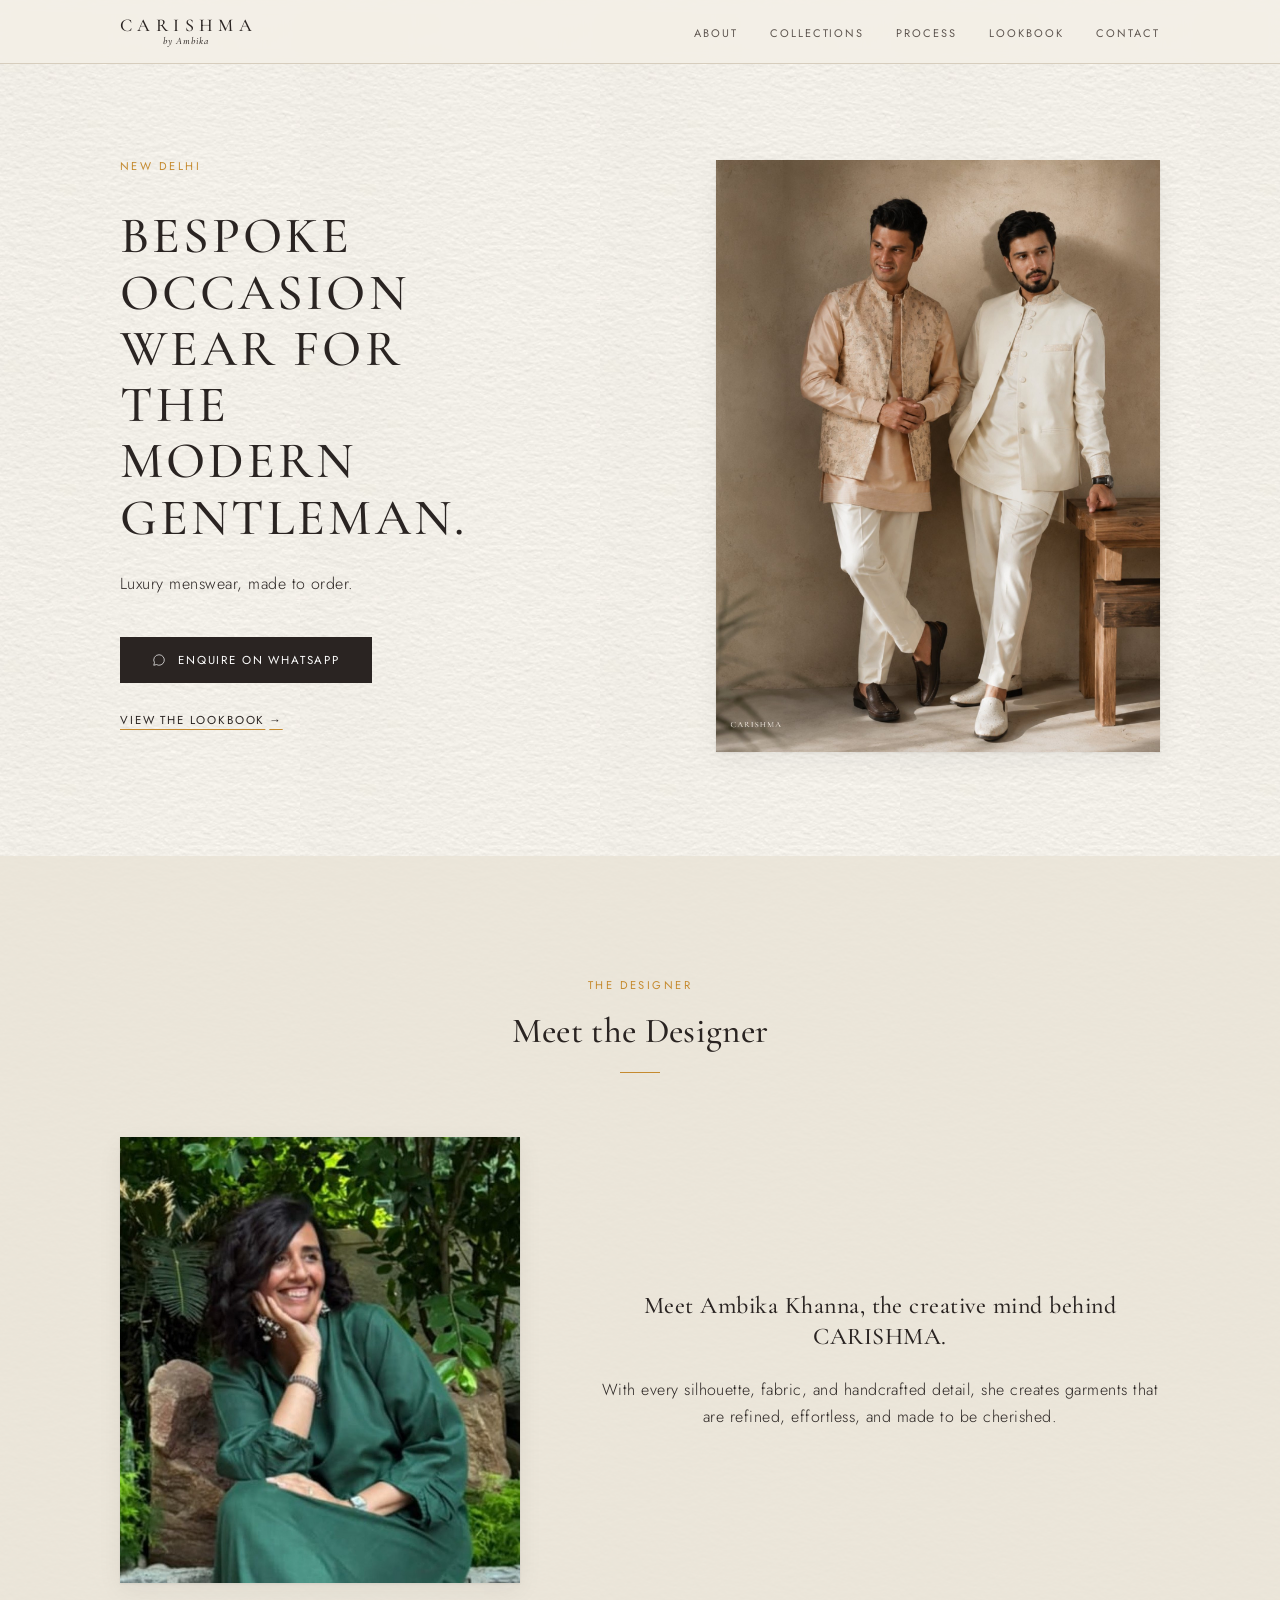
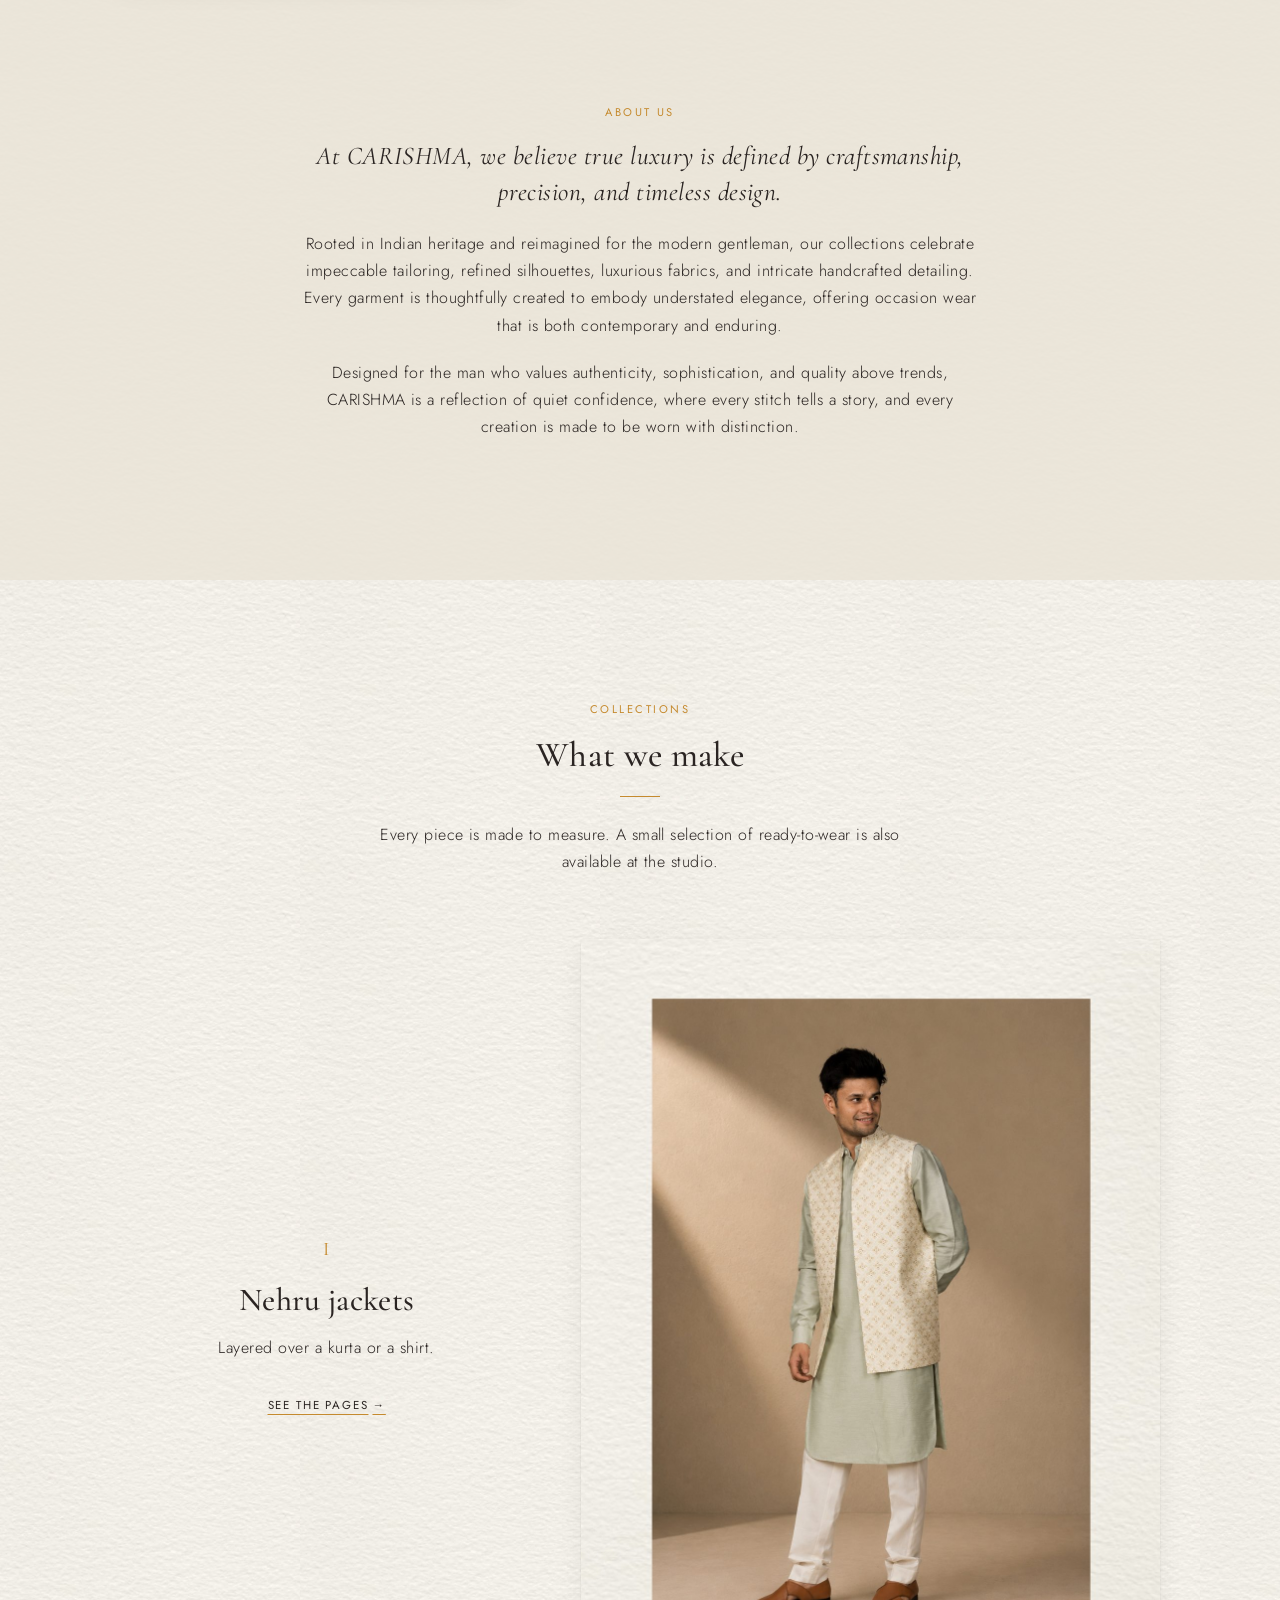
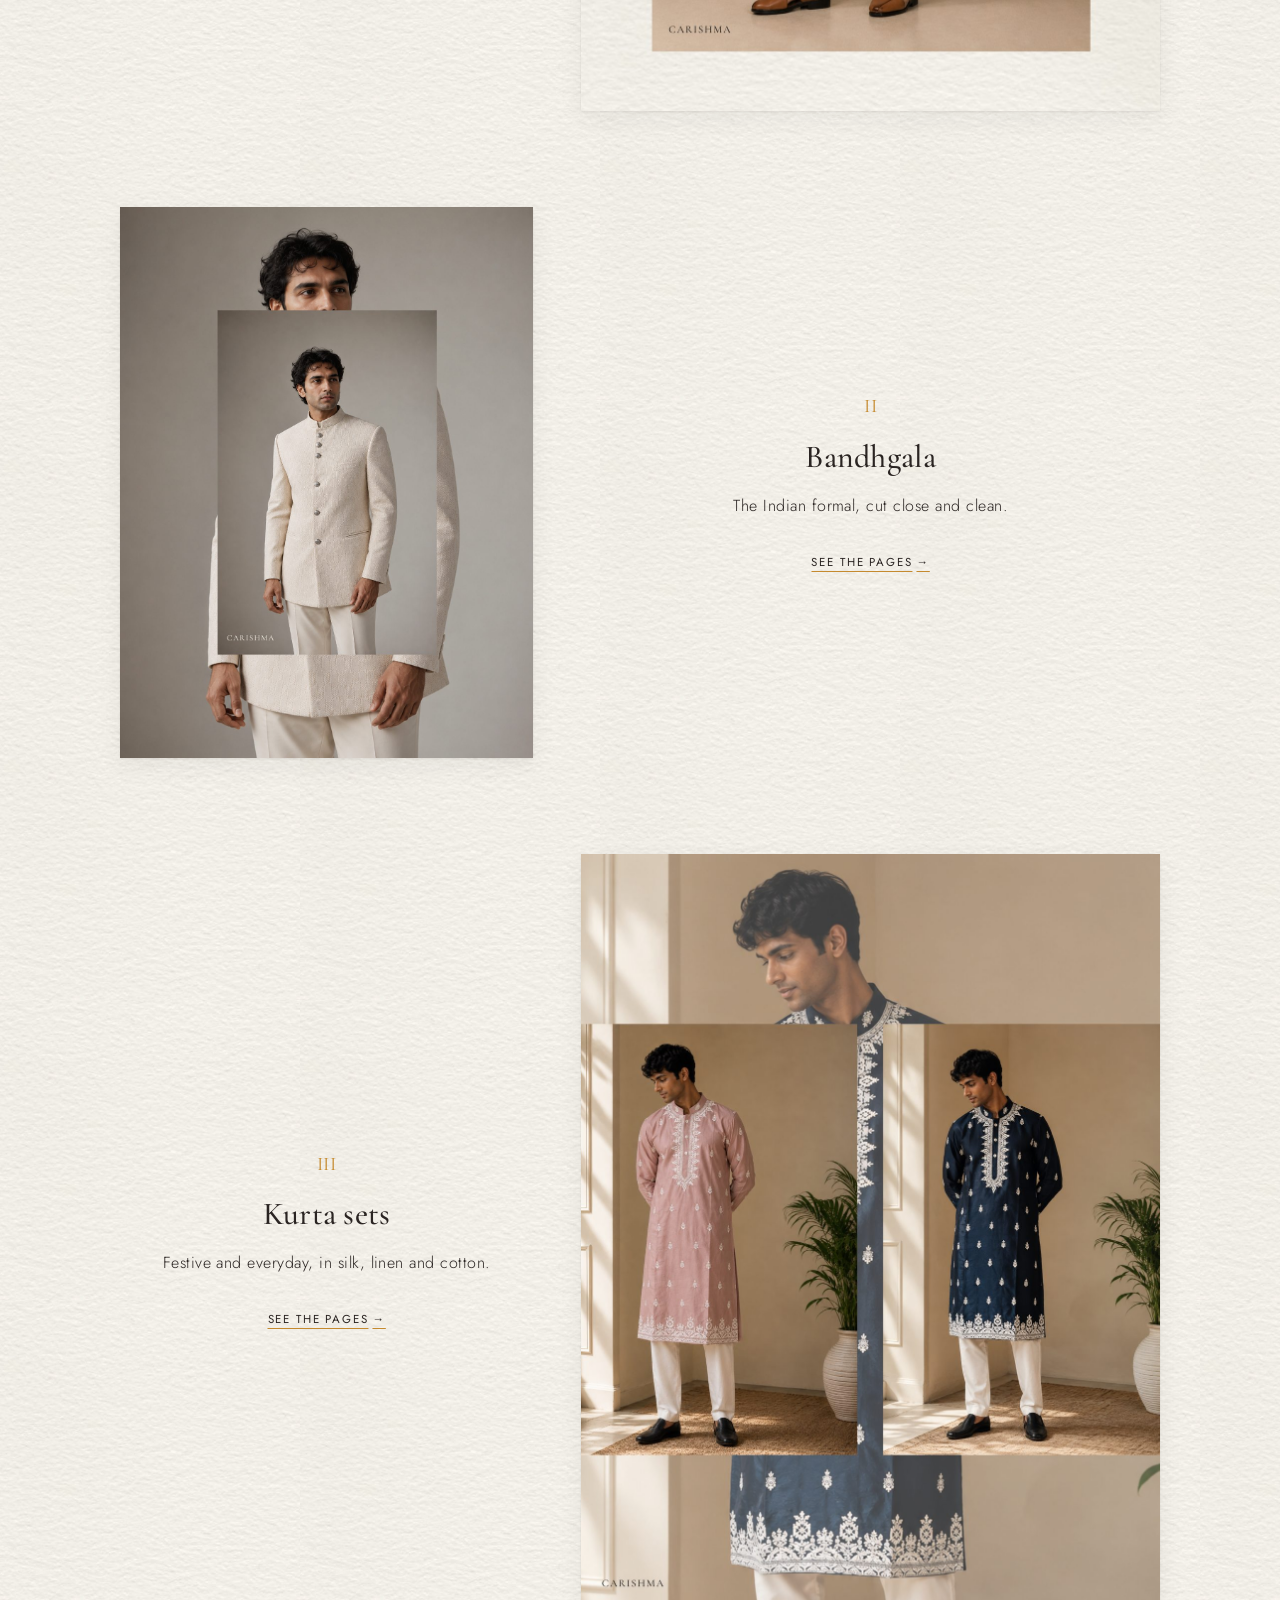
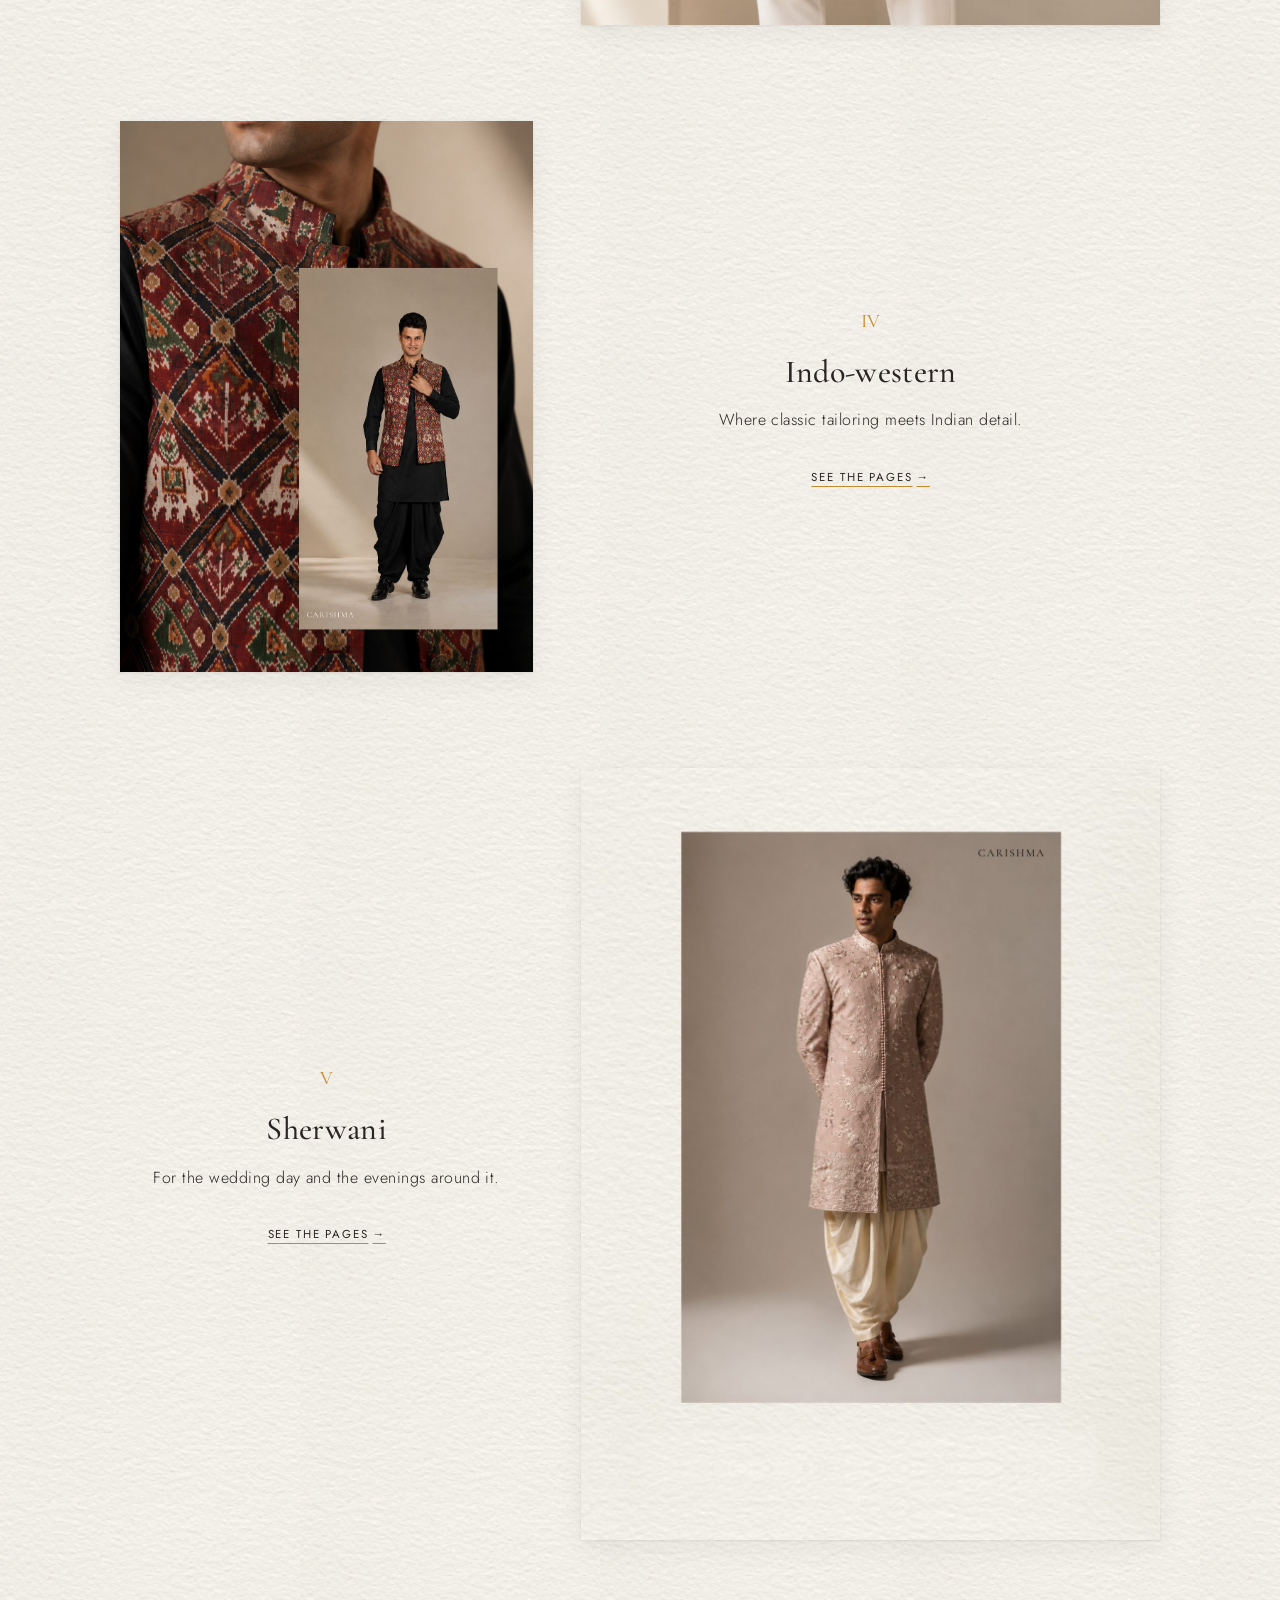
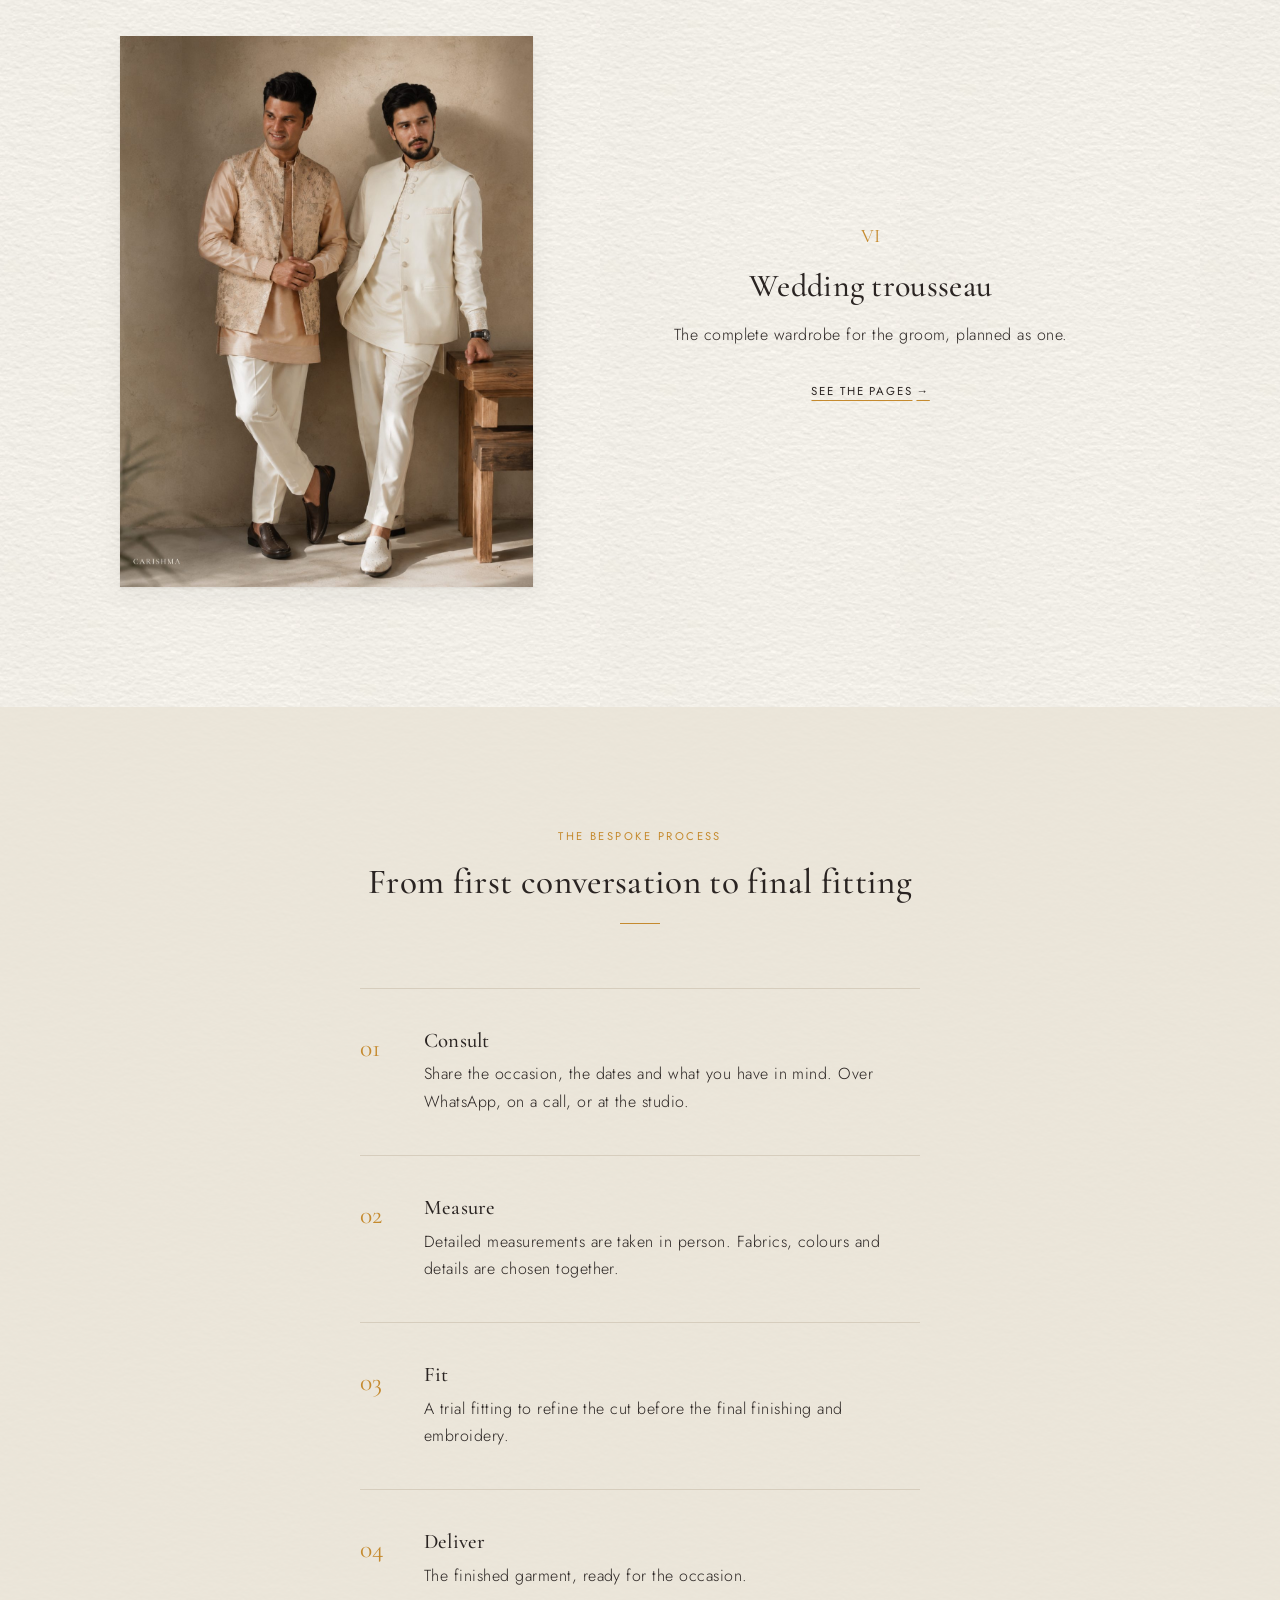
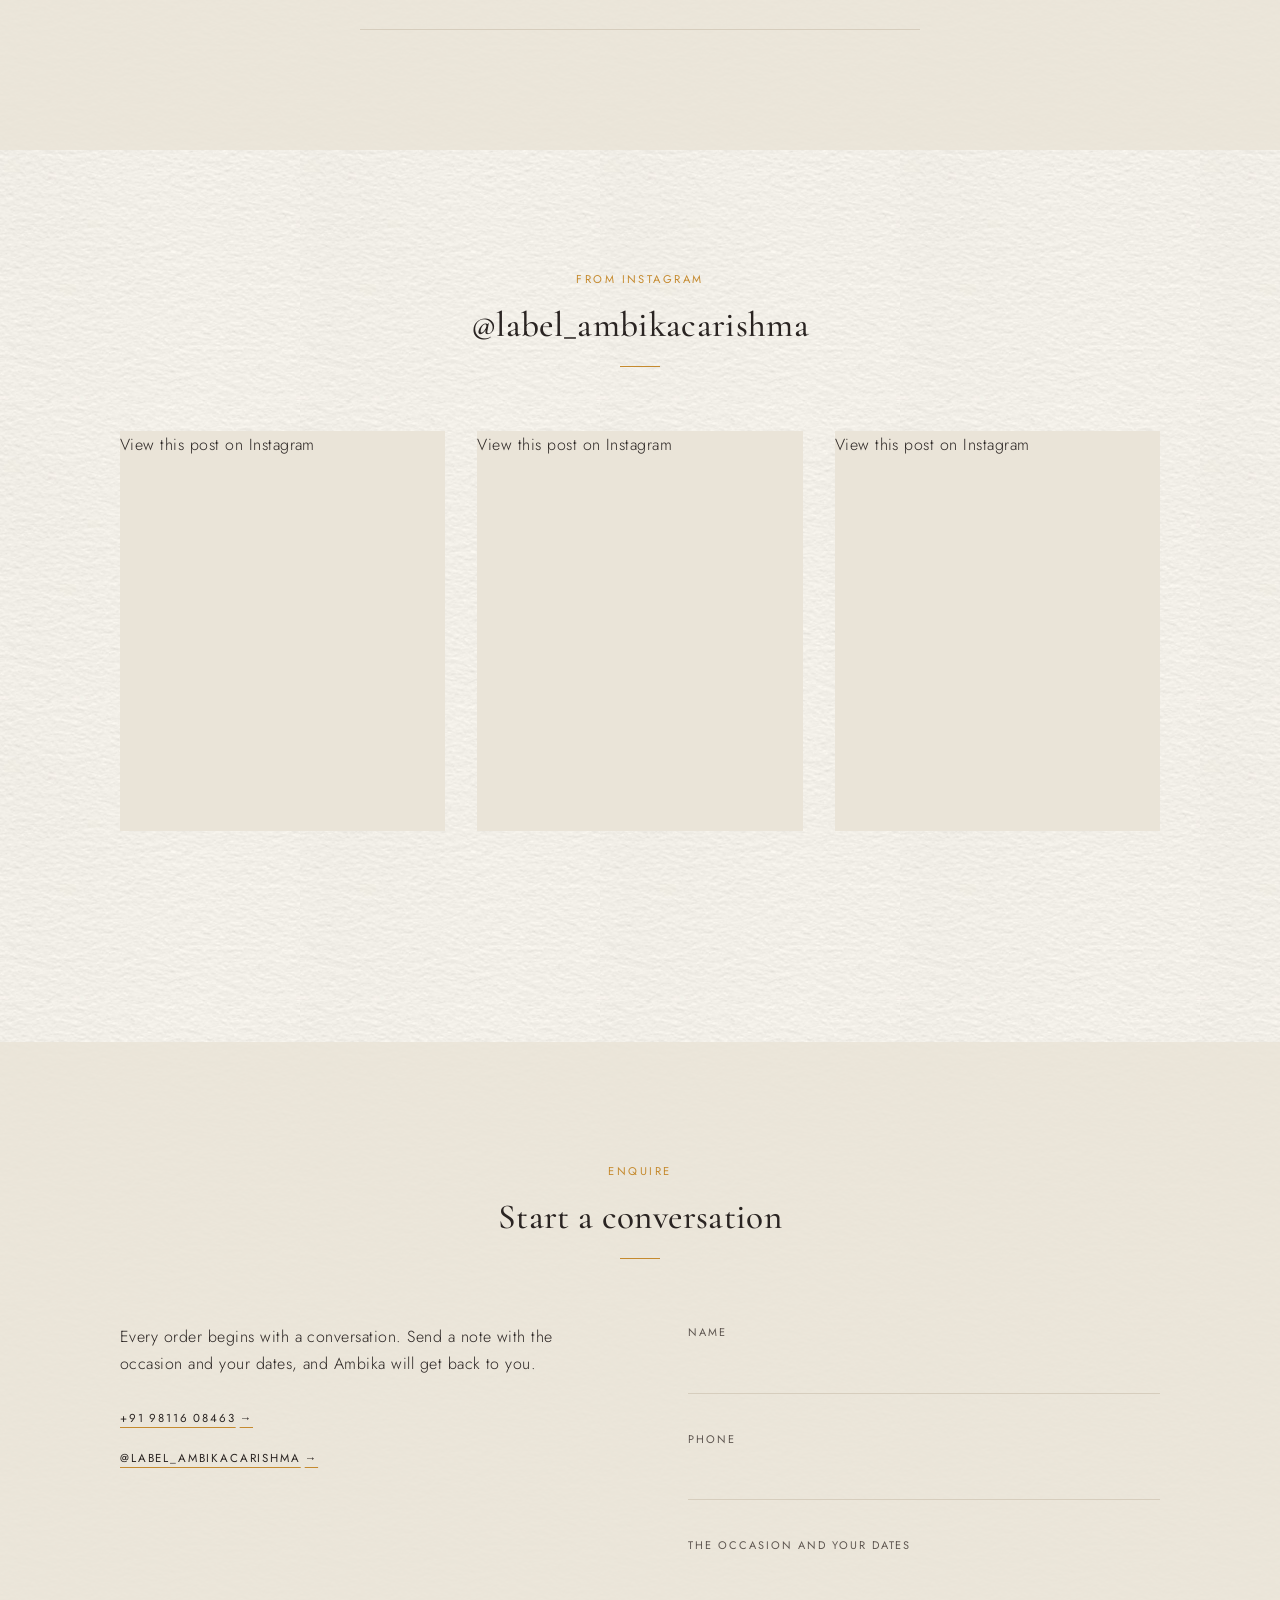
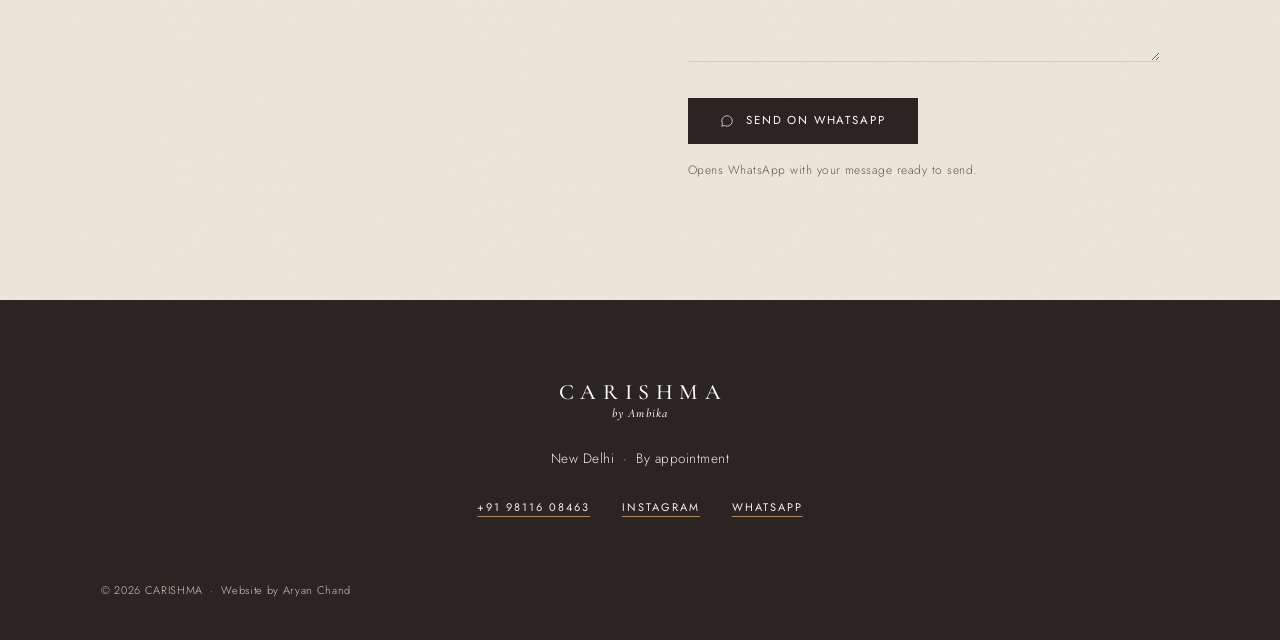
<file: index.html>
<!DOCTYPE html>
<html lang="en">
<head>
  <meta charset="UTF-8">
  <meta name="viewport" content="width=device-width, initial-scale=1">
  <title>CARISHMA | Bespoke Indian menswear, New Delhi</title>
  <meta name="description" content="CARISHMA by Ambika Khanna. Bespoke occasion wear for the modern gentleman, made to order in New Delhi. Sherwanis, bandhgalas, kurta sets, Nehru jackets and wedding trousseau.">
  <link rel="icon" type="image/svg+xml" href="assets/favicon.svg">
  <link rel="preconnect" href="https://fonts.googleapis.com">
  <link rel="preconnect" href="https://fonts.gstatic.com" crossorigin>
  <link href="https://fonts.googleapis.com/css2?family=Cormorant+Garamond:ital,wght@0,400;0,500;1,400;1,500&family=Jost:wght@300;400;500&display=swap" rel="stylesheet">
  <link rel="stylesheet" href="css/style.css?v=5">
</head>
<body>

  <a class="skip-link" href="#main">Skip to content</a>

  <header id="site-header">
    <div class="container header__inner">
      <a class="wordmark header__wordmark" href="index.html" aria-label="CARISHMA by Ambika, home">
        <span class="wordmark__name">Carishma</span>
        <span class="wordmark__by">by Ambika</span>
      </a>
      <button class="nav__toggle" type="button" aria-expanded="false" aria-controls="nav-menu">Menu</button>
      <nav id="nav-menu" aria-label="Site">
        <ul class="nav__list">
          <li><a href="#about">About</a></li>
          <li><a href="#collections">Collections</a></li>
          <li><a href="#process">Process</a></li>
          <li><a href="lookbook.html">Lookbook</a></li>
          <li><a href="#enquire">Contact</a></li>
        </ul>
      </nav>
    </div>
  </header>

  <main id="main">

    <!-- Hero -->
    <section id="top" class="container hero">
      <div class="hero__text">
        <span class="label hero__label">New Delhi</span>
        <h1>Bespoke occasion wear for the modern gentleman.</h1>
        <p class="hero__sub">Luxury menswear, made to order.</p>
        <div class="hero__actions">
          <a class="btn" href="https://wa.me/919811608463?text=Hello%20Ambika%2C%20I%27d%20like%20to%20enquire%20about%20a%20bespoke%20order." target="_blank" rel="noopener">
            <svg viewBox="0 0 24 24" aria-hidden="true"><path d="M12 3a9 9 0 0 0-7.8 13.5L3 21l4.6-1.2A9 9 0 1 0 12 3z"/></svg>
            Enquire on WhatsApp
          </a>
          <a class="link" href="lookbook.html">View the lookbook</a>
        </div>
      </div>
      <div class="hero__figure">
        <div class="frame">
          <img src="assets/hero-candidate-12.jpg" width="1545" height="2000" alt="Two men in ivory and beige bandhgala sets against a plaster wall" fetchpriority="high">
        </div>
      </div>
    </section>

    <!-- About -->
    <section id="about" class="section section--alt">
      <div class="container">
        <div class="section__head" data-reveal>
          <span class="label">The Designer</span>
          <h2>Meet the Designer</h2>
        </div>
        <div class="about" data-reveal>
          <div class="frame about__portrait">
            <img src="assets/designer.jpg" width="787" height="879" alt="Ambika Khanna, designer and founder of CARISHMA">
          </div>
          <div class="about__text">
            <p class="about__lead">Meet Ambika Khanna, the creative mind behind CARISHMA.</p>
            <p>With every silhouette, fabric, and handcrafted detail, she creates garments that are refined, effortless, and made to be cherished.</p>
          </div>
        </div>
        <div class="about-us" data-reveal>
          <span class="label">About Us</span>
          <p class="motto">At CARISHMA, we believe true luxury is defined by craftsmanship, precision, and timeless design.</p>
          <p>Rooted in Indian heritage and reimagined for the modern gentleman, our collections celebrate impeccable tailoring, refined silhouettes, luxurious fabrics, and intricate handcrafted detailing. Every garment is thoughtfully created to embody understated elegance, offering occasion wear that is both contemporary and enduring.</p>
          <p>Designed for the man who values authenticity, sophistication, and quality above trends, CARISHMA is a reflection of quiet confidence, where every stitch tells a story, and every creation is made to be worn with distinction.</p>
        </div>
      </div>
    </section>

    <!-- Collections -->
    <section id="collections" class="section">
      <div class="container">
        <div class="section__head" data-reveal>
          <span class="label">Collections</span>
          <h2>What we make</h2>
          <p>Every piece is made to measure. A small selection of ready-to-wear is also available at the studio.</p>
        </div>
        <div class="collections">

          <article class="collection" data-reveal>
            <div class="collection__text">
              <span class="collection__numeral" aria-hidden="true">I</span>
              <h3>Nehru jackets</h3>
              <p>Layered over a kurta or a shirt.</p>
              <a class="link" href="lookbook.html#page-21">See the pages</a>
            </div>
            <a class="collection__figure frame" href="lookbook.html#page-21" tabindex="-1" aria-hidden="true">
              <img src="assets/catalogue/page-21.jpg" srcset="assets/catalogue/page-21-sm.jpg 600w, assets/catalogue/page-21.jpg 1200w" sizes="(max-width: 720px) 100vw, 640px" width="1200" height="1553" alt="Ivory printed Nehru jacket over sage kurta" loading="lazy">
            </a>
          </article>

          <article class="collection" data-reveal>
            <div class="collection__text">
              <span class="collection__numeral" aria-hidden="true">II</span>
              <h3>Bandhgala</h3>
              <p>The Indian formal, cut close and clean.</p>
              <a class="link" href="lookbook.html#page-04">See the pages</a>
            </div>
            <a class="collection__figure frame" href="lookbook.html#page-04" tabindex="-1" aria-hidden="true">
              <img src="assets/catalogue/page-04.jpg" srcset="assets/catalogue/page-04-sm.jpg 600w, assets/catalogue/page-04.jpg 1200w" sizes="(max-width: 720px) 100vw, 640px" width="1200" height="1553" alt="Ivory textured bandhgala with ivory trousers" loading="lazy">
            </a>
          </article>

          <article class="collection" data-reveal>
            <div class="collection__text">
              <span class="collection__numeral" aria-hidden="true">III</span>
              <h3>Kurta sets</h3>
              <p>Festive and everyday, in silk, linen and cotton.</p>
              <a class="link" href="lookbook.html#page-20">See the pages</a>
            </div>
            <a class="collection__figure frame" href="lookbook.html#page-20" tabindex="-1" aria-hidden="true">
              <img src="assets/catalogue/page-20.jpg" srcset="assets/catalogue/page-20-sm.jpg 600w, assets/catalogue/page-20.jpg 1200w" sizes="(max-width: 720px) 100vw, 640px" width="1200" height="1553" alt="Rose and navy kurtas with white threadwork embroidery" loading="lazy">
            </a>
          </article>

          <article class="collection" data-reveal>
            <div class="collection__text">
              <span class="collection__numeral" aria-hidden="true">IV</span>
              <h3>Indo-western</h3>
              <p>Where classic tailoring meets Indian detail.</p>
              <a class="link" href="lookbook.html#page-08">See the pages</a>
            </div>
            <a class="collection__figure frame" href="lookbook.html#page-08" tabindex="-1" aria-hidden="true">
              <img src="assets/catalogue/page-08.jpg" srcset="assets/catalogue/page-08-sm.jpg 600w, assets/catalogue/page-08.jpg 1200w" sizes="(max-width: 720px) 100vw, 640px" width="1200" height="1553" alt="Red Patola-print Nehru jacket over black kurta and dhoti" loading="lazy">
            </a>
          </article>

          <article class="collection" data-reveal>
            <div class="collection__text">
              <span class="collection__numeral" aria-hidden="true">V</span>
              <h3>Sherwani</h3>
              <p>For the wedding day and the evenings around it.</p>
              <a class="link" href="lookbook.html#page-31">See the pages</a>
            </div>
            <a class="collection__figure frame" href="lookbook.html#page-31" tabindex="-1" aria-hidden="true">
              <img src="assets/catalogue/page-31.jpg?v=2" srcset="assets/catalogue/page-31-sm.jpg?v=2 600w, assets/catalogue/page-31.jpg?v=2 1200w" sizes="(max-width: 720px) 100vw, 640px" width="1200" height="1553" alt="Rose pink embroidered sherwani with ivory dhoti" loading="lazy">
            </a>
          </article>

          <article class="collection" data-reveal>
            <div class="collection__text">
              <span class="collection__numeral" aria-hidden="true">VI</span>
              <h3>Wedding trousseau</h3>
              <p>The complete wardrobe for the groom, planned as one.</p>
              <a class="link" href="lookbook.html#page-10">See the pages</a>
            </div>
            <a class="collection__figure frame" href="lookbook.html#page-10" tabindex="-1" aria-hidden="true">
              <img src="assets/catalogue/page-10.jpg" srcset="assets/catalogue/page-10-sm.jpg 600w, assets/catalogue/page-10.jpg 1200w" sizes="(max-width: 720px) 100vw, 640px" width="1200" height="1553" alt="Two men in beige and ivory bandhgala and Nehru jacket sets" loading="lazy">
            </a>
          </article>

        </div>
      </div>
    </section>

    <!-- Process -->
    <section id="process" class="section section--alt">
      <div class="container">
        <div class="section__head" data-reveal>
          <span class="label">The Bespoke Process</span>
          <h2>From first conversation to final fitting</h2>
        </div>
        <ol class="process" data-reveal>
          <li class="step">
            <span class="step__numeral" aria-hidden="true">01</span>
            <div>
              <h3>Consult</h3>
              <p>Share the occasion, the dates and what you have in mind. Over WhatsApp, on a call, or at the studio.</p>
            </div>
          </li>
          <li class="step">
            <span class="step__numeral" aria-hidden="true">02</span>
            <div>
              <h3>Measure</h3>
              <p>Detailed measurements are taken in person. Fabrics, colours and details are chosen together.</p>
            </div>
          </li>
          <li class="step">
            <span class="step__numeral" aria-hidden="true">03</span>
            <div>
              <h3>Fit</h3>
              <p>A trial fitting to refine the cut before the final finishing and embroidery.</p>
            </div>
          </li>
          <li class="step">
            <span class="step__numeral" aria-hidden="true">04</span>
            <div>
              <h3>Deliver</h3>
              <p>The finished garment, ready for the occasion.</p>
            </div>
          </li>
        </ol>
        <!-- Lead time line, pending confirmation from the owner.
             Restore once she confirms the timing, or replace with her own.
        <p class="process__note" data-reveal>Wedding orders are best started two to three months ahead.</p>
        -->
      </div>
    </section>

    <!-- From Instagram -->
    <section id="instagram" class="section">
      <div class="container">
        <div class="section__head" data-reveal>
          <span class="label">From Instagram</span>
          <h2 class="instagram__handle"><a href="https://www.instagram.com/label_ambikacarishma/" target="_blank" rel="noopener">@label_ambikacarishma</a></h2>
        </div>
        <div class="ig-grid" data-reveal>
          <div class="ig-card">
            <blockquote class="instagram-media" data-instgrm-permalink="https://www.instagram.com/p/Dc0z_W0ya0u/" data-instgrm-version="14">
              <a href="https://www.instagram.com/p/Dc0z_W0ya0u/" target="_blank" rel="noopener">View this post on Instagram</a>
            </blockquote>
          </div>
          <div class="ig-card">
            <blockquote class="instagram-media" data-instgrm-permalink="https://www.instagram.com/p/DcyX8QASNh7/" data-instgrm-version="14">
              <a href="https://www.instagram.com/p/DcyX8QASNh7/" target="_blank" rel="noopener">View this post on Instagram</a>
            </blockquote>
          </div>
          <div class="ig-card">
            <blockquote class="instagram-media" data-instgrm-permalink="https://www.instagram.com/p/DcvzvU-SDKm/" data-instgrm-version="14">
              <a href="https://www.instagram.com/p/DcvzvU-SDKm/" target="_blank" rel="noopener">View this post on Instagram</a>
            </blockquote>
          </div>
        </div>
        <div class="instagram__follow" data-reveal>
          <a class="link" href="https://www.instagram.com/label_ambikacarishma/" target="_blank" rel="noopener">Follow on Instagram</a>
        </div>
      </div>
    </section>

    <!-- Contact -->
    <section id="enquire" class="section section--alt">
      <div class="container">
        <div class="section__head" data-reveal>
          <span class="label">Enquire</span>
          <h2>Start a conversation</h2>
        </div>
        <div class="contact" data-reveal>
          <div class="contact__text">
            <p>Every order begins with a conversation. Send a note with the occasion and your dates, and Ambika will get back to you.</p>
            <div class="contact__links">
              <a class="link" href="tel:+919811608463">+91 98116 08463</a>
              <a class="link" href="https://www.instagram.com/label_ambikacarishma/" target="_blank" rel="noopener">@label_ambikacarishma</a>
            </div>
          </div>
          <form id="enquiry-form" class="form" novalidate>
            <div class="field">
              <label for="name">Name</label>
              <input type="text" id="name" name="name" autocomplete="name" aria-describedby="name-error">
              <span class="field__error" id="name-error">Please add your name.</span>
            </div>
            <div class="field">
              <label for="phone">Phone</label>
              <input type="tel" id="phone" name="phone" autocomplete="tel" aria-describedby="phone-error">
              <span class="field__error" id="phone-error">Please add a number we can reach you on.</span>
            </div>
            <div class="field">
              <label for="message">The occasion and your dates</label>
              <textarea id="message" name="message" rows="3"></textarea>
            </div>
            <button class="btn" type="submit">
              <svg viewBox="0 0 24 24" aria-hidden="true"><path d="M12 3a9 9 0 0 0-7.8 13.5L3 21l4.6-1.2A9 9 0 1 0 12 3z"/></svg>
              Send on WhatsApp
            </button>
            <p class="form__helper">Opens WhatsApp with your message ready to send.</p>
          </form>
        </div>
      </div>
    </section>

  </main>

  <footer id="contact" class="site-footer">
    <a class="wordmark" href="index.html" aria-label="CARISHMA by Ambika, home">
      <span class="wordmark__name">Carishma</span>
      <span class="wordmark__by">by Ambika</span>
    </a>
    <p class="footer__line">New Delhi &nbsp;&middot;&nbsp; By appointment</p>
    <div class="footer__links">
      <a href="tel:+919811608463">+91 98116 08463</a>
      <a href="https://www.instagram.com/label_ambikacarishma/" target="_blank" rel="noopener">Instagram</a>
      <a href="https://wa.me/919811608463?text=Hello%20Ambika%2C%20I%27d%20like%20to%20enquire%20about%20a%20bespoke%20order." target="_blank" rel="noopener">WhatsApp</a>
    </div>
    <p class="footer__small">&copy; 2026 CARISHMA &nbsp;&middot;&nbsp; Website by Aryan Chand</p>
  </footer>

  <div class="enquire-bar">
    <a class="link" href="https://wa.me/919811608463?text=Hello%20Ambika%2C%20I%27d%20like%20to%20enquire%20about%20a%20bespoke%20order." target="_blank" rel="noopener">Enquire on WhatsApp</a>
  </div>

  <script src="js/main.js?v=5"></script>
</body>
</html>
</file>
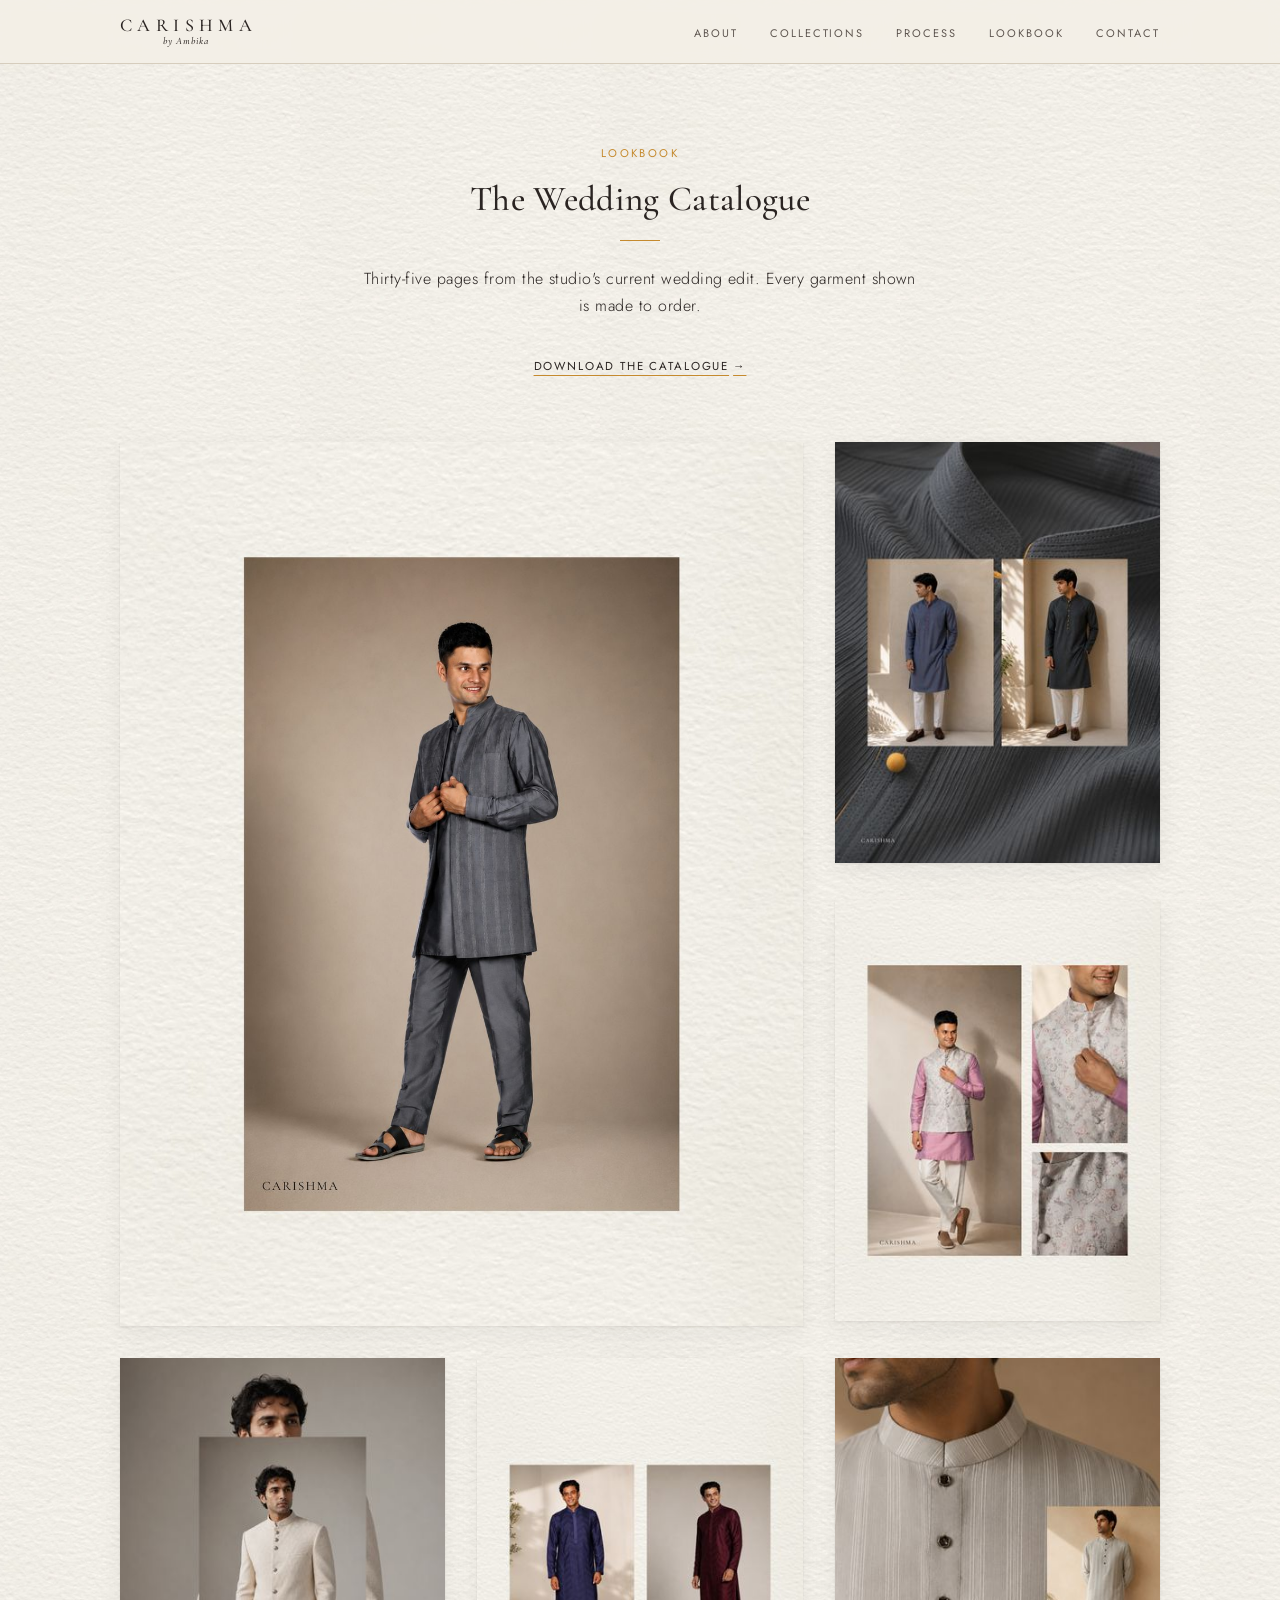
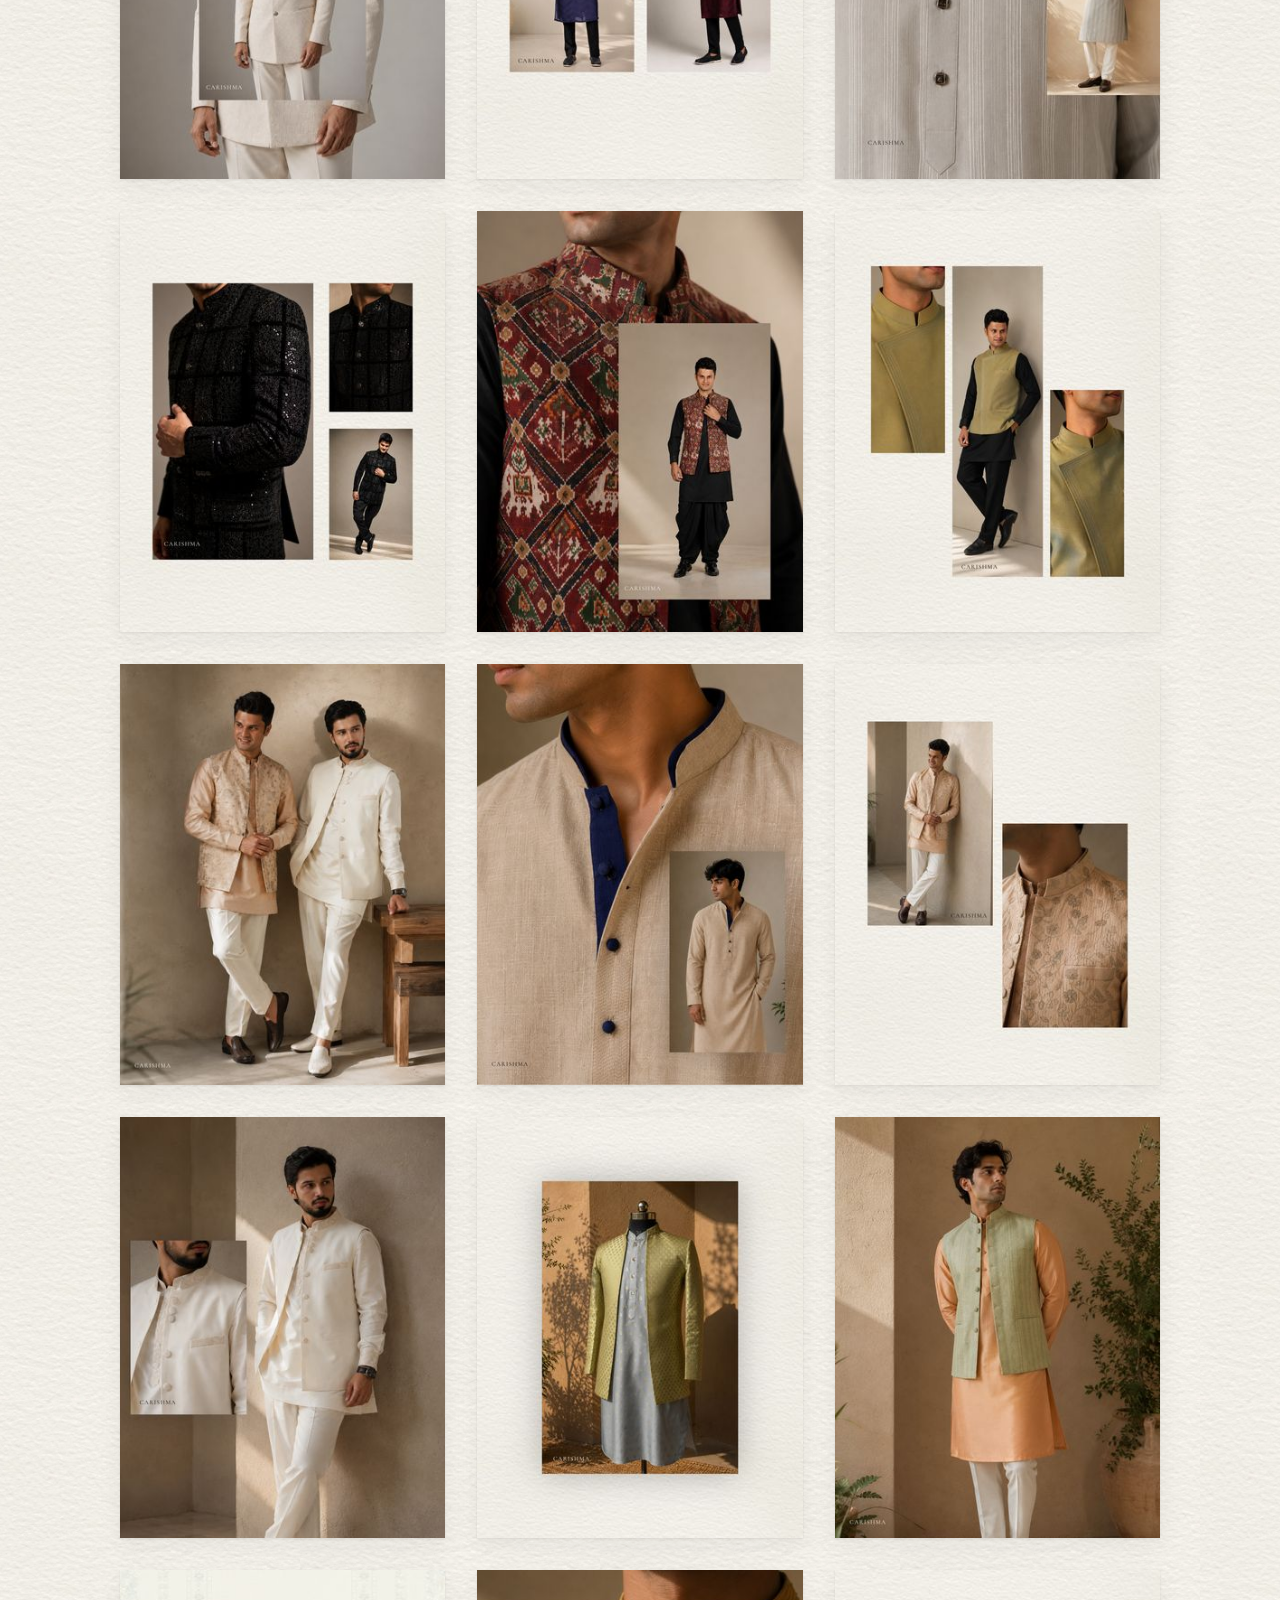
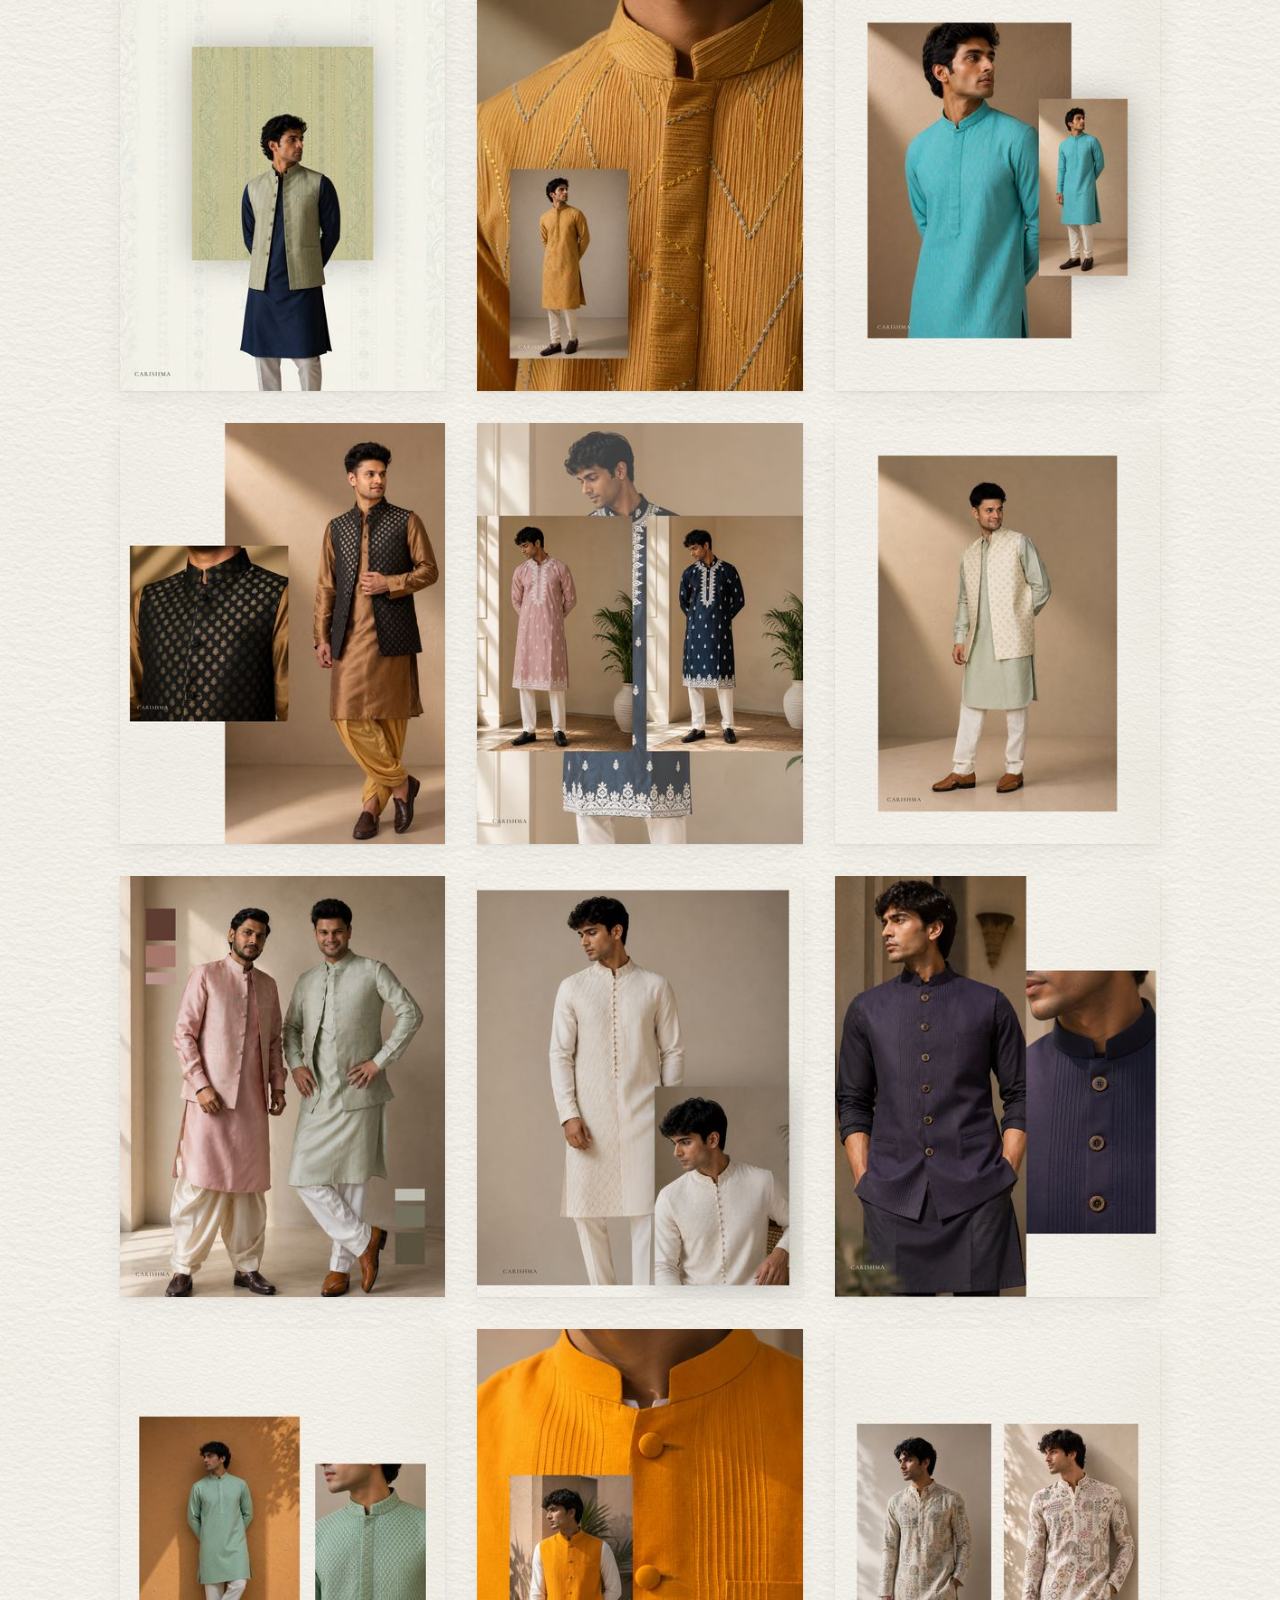
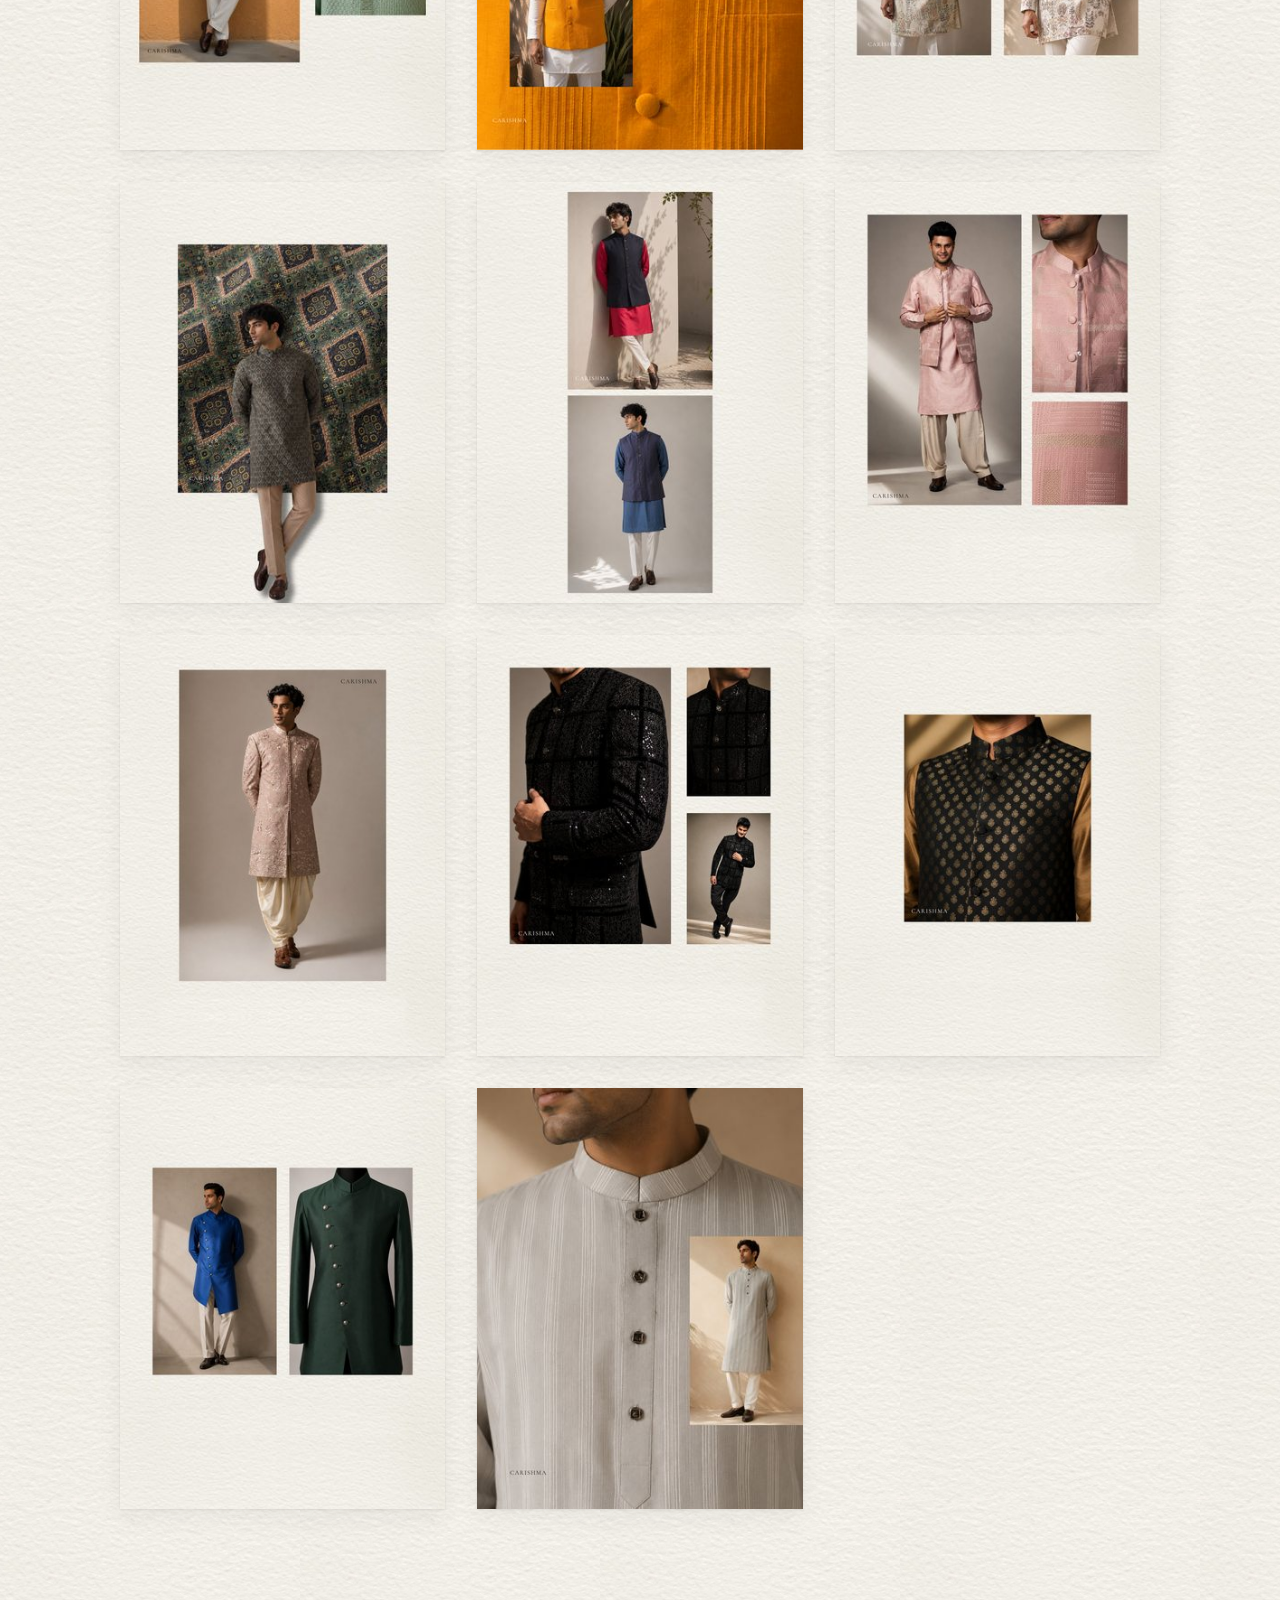
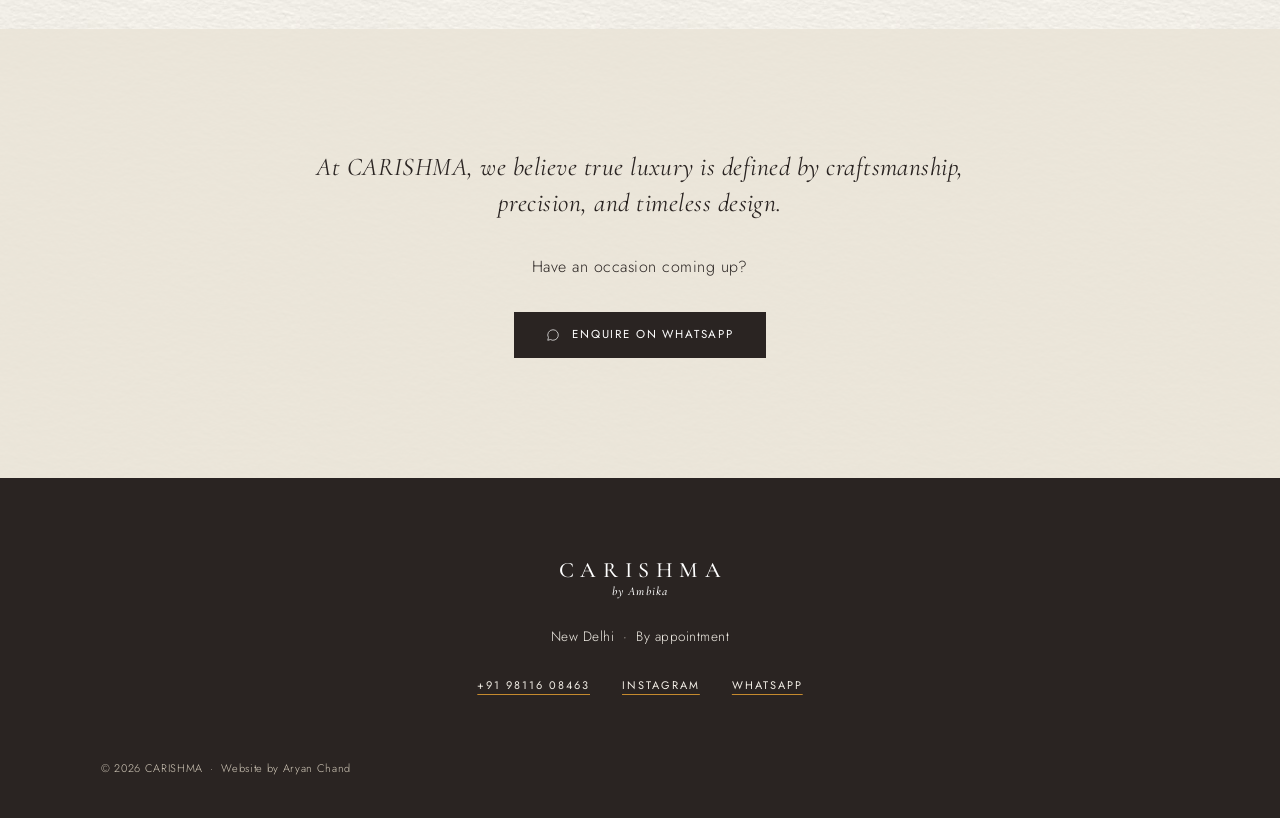
<file: lookbook.html>
<!DOCTYPE html>
<html lang="en">
<head>
  <meta charset="UTF-8">
  <meta name="viewport" content="width=device-width, initial-scale=1">
  <title>Wedding Catalogue | CARISHMA</title>
  <meta name="description" content="The CARISHMA wedding catalogue. Thirty-five pages of bespoke Indian menswear from the New Delhi studio, every garment made to order.">
  <link rel="icon" type="image/svg+xml" href="assets/favicon.svg">
  <link rel="preconnect" href="https://fonts.googleapis.com">
  <link rel="preconnect" href="https://fonts.gstatic.com" crossorigin>
  <link href="https://fonts.googleapis.com/css2?family=Cormorant+Garamond:ital,wght@0,400;0,500;1,400;1,500&family=Jost:wght@300;400;500&display=swap" rel="stylesheet">
  <link rel="stylesheet" href="css/style.css?v=5">
</head>
<body>

  <a class="skip-link" href="#main">Skip to content</a>

  <header id="site-header">
    <div class="container header__inner">
      <a class="wordmark header__wordmark" href="index.html" aria-label="CARISHMA by Ambika, home">
        <span class="wordmark__name">Carishma</span>
        <span class="wordmark__by">by Ambika</span>
      </a>
      <button class="nav__toggle" type="button" aria-expanded="false" aria-controls="nav-menu">Menu</button>
      <nav id="nav-menu" aria-label="Site">
        <ul class="nav__list">
          <li><a href="index.html#about">About</a></li>
          <li><a href="index.html#collections">Collections</a></li>
          <li><a href="index.html#process">Process</a></li>
          <li><a href="lookbook.html">Lookbook</a></li>
          <li><a href="index.html#enquire">Contact</a></li>
        </ul>
      </nav>
    </div>
  </header>

  <main id="main">

    <section class="container lookbook-intro">
      <span class="label">Lookbook</span>
      <h1>The Wedding Catalogue</h1>
      <p>Thirty-five pages from the studio's current wedding edit. Every garment shown is made to order.</p>
      <a class="link" href="assets/Carishma_Wedding_Catalogue.pdf" download>Download the catalogue</a>
    </section>

    <section class="container" aria-label="Catalogue pages">
      <div class="gallery">
        <figure id="page-01" class="page">
          <a class="page__link" href="assets/catalogue/page-01.jpg">
            <img src="assets/catalogue/page-01-sm.jpg" srcset="assets/catalogue/page-01-thumb.jpg 360w, assets/catalogue/page-01-sm.jpg 600w, assets/catalogue/page-01.jpg 1200w" sizes="(max-width: 720px) 100vw, 680px" width="1200" height="1553" alt="Charcoal pintuck kurta set, full length" fetchpriority="high" decoding="async">
          </a>
        </figure>
        <figure id="page-02" class="page">
          <a class="page__link" href="assets/catalogue/page-02.jpg">
            <img src="assets/catalogue/page-02-sm.jpg" srcset="assets/catalogue/page-02-thumb.jpg 360w, assets/catalogue/page-02-sm.jpg 600w, assets/catalogue/page-02.jpg 1200w" sizes="(max-width: 720px) 50vw, 340px" width="1200" height="1553" alt="Charcoal pintuck kurta, collar detail with two full-length views" decoding="async">
          </a>
        </figure>
        <figure id="page-03" class="page">
          <a class="page__link" href="assets/catalogue/page-03.jpg">
            <img src="assets/catalogue/page-03-sm.jpg" srcset="assets/catalogue/page-03-thumb.jpg 360w, assets/catalogue/page-03-sm.jpg 600w, assets/catalogue/page-03.jpg 1200w" sizes="(max-width: 720px) 50vw, 340px" width="1200" height="1553" alt="Grey floral printed Nehru jacket over pink kurta" decoding="async">
          </a>
        </figure>
        <figure id="page-04" class="page">
          <a class="page__link" href="assets/catalogue/page-04.jpg">
            <img src="assets/catalogue/page-04-sm.jpg" srcset="assets/catalogue/page-04-thumb.jpg 360w, assets/catalogue/page-04-sm.jpg 600w, assets/catalogue/page-04.jpg 1200w" sizes="(max-width: 720px) 50vw, 340px" width="1200" height="1553" alt="Ivory textured bandhgala with ivory trousers" decoding="async">
          </a>
        </figure>
        <figure id="page-05" class="page">
          <a class="page__link" href="assets/catalogue/page-05.jpg">
            <img src="assets/catalogue/page-05-sm.jpg" srcset="assets/catalogue/page-05-thumb.jpg 360w, assets/catalogue/page-05-sm.jpg 600w, assets/catalogue/page-05.jpg 1200w" sizes="(max-width: 720px) 50vw, 340px" width="1200" height="1553" alt="Navy and wine embroidered kurta sets, two looks" decoding="async">
          </a>
        </figure>
        <figure id="page-06" class="page">
          <a class="page__link" href="assets/catalogue/page-06.jpg">
            <img src="assets/catalogue/page-06-sm.jpg" srcset="assets/catalogue/page-06-thumb.jpg 360w, assets/catalogue/page-06-sm.jpg 600w, assets/catalogue/page-06.jpg 1200w" sizes="(max-width: 720px) 50vw, 340px" width="1200" height="1553" alt="Grey striped kurta, button placket detail" decoding="async">
          </a>
        </figure>
        <figure id="page-07" class="page">
          <a class="page__link" href="assets/catalogue/page-07.jpg">
            <img src="assets/catalogue/page-07-sm.jpg" srcset="assets/catalogue/page-07-thumb.jpg 360w, assets/catalogue/page-07-sm.jpg 600w, assets/catalogue/page-07.jpg 1200w" sizes="(max-width: 720px) 50vw, 340px" width="1200" height="1553" alt="Black sequinned check bandhgala" loading="lazy" decoding="async">
          </a>
        </figure>
        <figure id="page-08" class="page">
          <a class="page__link" href="assets/catalogue/page-08.jpg">
            <img src="assets/catalogue/page-08-sm.jpg" srcset="assets/catalogue/page-08-thumb.jpg 360w, assets/catalogue/page-08-sm.jpg 600w, assets/catalogue/page-08.jpg 1200w" sizes="(max-width: 720px) 50vw, 340px" width="1200" height="1553" alt="Red Patola-print Nehru jacket over black kurta and dhoti" loading="lazy" decoding="async">
          </a>
        </figure>
        <figure id="page-09" class="page">
          <a class="page__link" href="assets/catalogue/page-09.jpg">
            <img src="assets/catalogue/page-09-sm.jpg" srcset="assets/catalogue/page-09-thumb.jpg 360w, assets/catalogue/page-09-sm.jpg 600w, assets/catalogue/page-09.jpg 1200w" sizes="(max-width: 720px) 50vw, 340px" width="1200" height="1553" alt="Olive Nehru jacket over black kurta" loading="lazy" decoding="async">
          </a>
        </figure>
        <figure id="page-10" class="page">
          <a class="page__link" href="assets/catalogue/page-10.jpg">
            <img src="assets/catalogue/page-10-sm.jpg" srcset="assets/catalogue/page-10-thumb.jpg 360w, assets/catalogue/page-10-sm.jpg 600w, assets/catalogue/page-10.jpg 1200w" sizes="(max-width: 720px) 50vw, 340px" width="1200" height="1553" alt="Two men in beige and ivory bandhgala and Nehru jacket sets" loading="lazy" decoding="async">
          </a>
        </figure>
        <figure id="page-11" class="page">
          <a class="page__link" href="assets/catalogue/page-11.jpg">
            <img src="assets/catalogue/page-11-sm.jpg" srcset="assets/catalogue/page-11-thumb.jpg 360w, assets/catalogue/page-11-sm.jpg 600w, assets/catalogue/page-11.jpg 1200w" sizes="(max-width: 720px) 50vw, 340px" width="1200" height="1553" alt="Beige kurta with navy contrast collar, detail" loading="lazy" decoding="async">
          </a>
        </figure>
        <figure id="page-12" class="page">
          <a class="page__link" href="assets/catalogue/page-12.jpg">
            <img src="assets/catalogue/page-12-sm.jpg" srcset="assets/catalogue/page-12-thumb.jpg 360w, assets/catalogue/page-12-sm.jpg 600w, assets/catalogue/page-12.jpg 1200w" sizes="(max-width: 720px) 50vw, 340px" width="1200" height="1553" alt="Beige embroidered Nehru jacket over matching kurta" loading="lazy" decoding="async">
          </a>
        </figure>
        <figure id="page-13" class="page">
          <a class="page__link" href="assets/catalogue/page-13.jpg">
            <img src="assets/catalogue/page-13-sm.jpg" srcset="assets/catalogue/page-13-thumb.jpg 360w, assets/catalogue/page-13-sm.jpg 600w, assets/catalogue/page-13.jpg 1200w" sizes="(max-width: 720px) 50vw, 340px" width="1200" height="1553" alt="Ivory Nehru jacket over ivory kurta, seated" loading="lazy" decoding="async">
          </a>
        </figure>
        <figure id="page-14" class="page">
          <a class="page__link" href="assets/catalogue/page-14.jpg">
            <img src="assets/catalogue/page-14-sm.jpg" srcset="assets/catalogue/page-14-thumb.jpg 360w, assets/catalogue/page-14-sm.jpg 600w, assets/catalogue/page-14.jpg 1200w" sizes="(max-width: 720px) 50vw, 340px" width="1200" height="1553" alt="Lime brocade Nehru jacket over grey kurta on mannequin" loading="lazy" decoding="async">
          </a>
        </figure>
        <figure id="page-15" class="page">
          <a class="page__link" href="assets/catalogue/page-15.jpg">
            <img src="assets/catalogue/page-15-sm.jpg" srcset="assets/catalogue/page-15-thumb.jpg 360w, assets/catalogue/page-15-sm.jpg 600w, assets/catalogue/page-15.jpg 1200w" sizes="(max-width: 720px) 50vw, 340px" width="1200" height="1553" alt="Sage pintuck Nehru jacket over peach kurta" loading="lazy" decoding="async">
          </a>
        </figure>
        <figure id="page-16" class="page">
          <a class="page__link" href="assets/catalogue/page-16.jpg">
            <img src="assets/catalogue/page-16-sm.jpg" srcset="assets/catalogue/page-16-thumb.jpg 360w, assets/catalogue/page-16-sm.jpg 600w, assets/catalogue/page-16.jpg 1200w" sizes="(max-width: 720px) 50vw, 340px" width="1200" height="1553" alt="Sage jacquard Nehru jacket over navy kurta" loading="lazy" decoding="async">
          </a>
        </figure>
        <figure id="page-17" class="page">
          <a class="page__link" href="assets/catalogue/page-17.jpg">
            <img src="assets/catalogue/page-17-sm.jpg" srcset="assets/catalogue/page-17-thumb.jpg 360w, assets/catalogue/page-17-sm.jpg 600w, assets/catalogue/page-17.jpg 1200w" sizes="(max-width: 720px) 50vw, 340px" width="1200" height="1553" alt="Mustard pintuck kurta with zigzag embroidery, collar detail" loading="lazy" decoding="async">
          </a>
        </figure>
        <figure id="page-18" class="page">
          <a class="page__link" href="assets/catalogue/page-18.jpg">
            <img src="assets/catalogue/page-18-sm.jpg" srcset="assets/catalogue/page-18-thumb.jpg 360w, assets/catalogue/page-18-sm.jpg 600w, assets/catalogue/page-18.jpg 1200w" sizes="(max-width: 720px) 50vw, 340px" width="1200" height="1553" alt="Turquoise kurta set" loading="lazy" decoding="async">
          </a>
        </figure>
        <figure id="page-19" class="page">
          <a class="page__link" href="assets/catalogue/page-19.jpg">
            <img src="assets/catalogue/page-19-sm.jpg" srcset="assets/catalogue/page-19-thumb.jpg 360w, assets/catalogue/page-19-sm.jpg 600w, assets/catalogue/page-19.jpg 1200w" sizes="(max-width: 720px) 50vw, 340px" width="1200" height="1553" alt="Black embroidered Nehru jacket over bronze kurta and mustard dhoti" loading="lazy" decoding="async">
          </a>
        </figure>
        <figure id="page-20" class="page">
          <a class="page__link" href="assets/catalogue/page-20.jpg">
            <img src="assets/catalogue/page-20-sm.jpg" srcset="assets/catalogue/page-20-thumb.jpg 360w, assets/catalogue/page-20-sm.jpg 600w, assets/catalogue/page-20.jpg 1200w" sizes="(max-width: 720px) 50vw, 340px" width="1200" height="1553" alt="Rose and navy kurtas with white threadwork embroidery" loading="lazy" decoding="async">
          </a>
        </figure>
        <figure id="page-21" class="page">
          <a class="page__link" href="assets/catalogue/page-21.jpg">
            <img src="assets/catalogue/page-21-sm.jpg" srcset="assets/catalogue/page-21-thumb.jpg 360w, assets/catalogue/page-21-sm.jpg 600w, assets/catalogue/page-21.jpg 1200w" sizes="(max-width: 720px) 50vw, 340px" width="1200" height="1553" alt="Ivory printed Nehru jacket over sage kurta" loading="lazy" decoding="async">
          </a>
        </figure>
        <figure id="page-22" class="page">
          <a class="page__link" href="assets/catalogue/page-22.jpg">
            <img src="assets/catalogue/page-22-sm.jpg" srcset="assets/catalogue/page-22-thumb.jpg 360w, assets/catalogue/page-22-sm.jpg 600w, assets/catalogue/page-22.jpg 1200w" sizes="(max-width: 720px) 50vw, 340px" width="1200" height="1553" alt="Blush and sage Nehru jacket sets, two looks with colour swatches" loading="lazy" decoding="async">
          </a>
        </figure>
        <figure id="page-23" class="page">
          <a class="page__link" href="assets/catalogue/page-23.jpg">
            <img src="assets/catalogue/page-23-sm.jpg" srcset="assets/catalogue/page-23-thumb.jpg 360w, assets/catalogue/page-23-sm.jpg 600w, assets/catalogue/page-23.jpg 1200w" sizes="(max-width: 720px) 50vw, 340px" width="1200" height="1553" alt="Ivory self-textured kurta, two views" loading="lazy" decoding="async">
          </a>
        </figure>
        <figure id="page-24" class="page">
          <a class="page__link" href="assets/catalogue/page-24.jpg">
            <img src="assets/catalogue/page-24-sm.jpg" srcset="assets/catalogue/page-24-thumb.jpg 360w, assets/catalogue/page-24-sm.jpg 600w, assets/catalogue/page-24.jpg 1200w" sizes="(max-width: 720px) 50vw, 340px" width="1200" height="1553" alt="Navy pintuck Nehru jacket, button detail" loading="lazy" decoding="async">
          </a>
        </figure>
        <figure id="page-25" class="page">
          <a class="page__link" href="assets/catalogue/page-25.jpg">
            <img src="assets/catalogue/page-25-sm.jpg" srcset="assets/catalogue/page-25-thumb.jpg 360w, assets/catalogue/page-25-sm.jpg 600w, assets/catalogue/page-25.jpg 1200w" sizes="(max-width: 720px) 50vw, 340px" width="1200" height="1553" alt="Sage embroidered kurta against ochre wall" loading="lazy" decoding="async">
          </a>
        </figure>
        <figure id="page-26" class="page">
          <a class="page__link" href="assets/catalogue/page-26.jpg">
            <img src="assets/catalogue/page-26-sm.jpg" srcset="assets/catalogue/page-26-thumb.jpg 360w, assets/catalogue/page-26-sm.jpg 600w, assets/catalogue/page-26.jpg 1200w" sizes="(max-width: 720px) 50vw, 340px" width="1200" height="1553" alt="Mustard pintuck Nehru jacket, detail" loading="lazy" decoding="async">
          </a>
        </figure>
        <figure id="page-27" class="page">
          <a class="page__link" href="assets/catalogue/page-27.jpg">
            <img src="assets/catalogue/page-27-sm.jpg" srcset="assets/catalogue/page-27-thumb.jpg 360w, assets/catalogue/page-27-sm.jpg 600w, assets/catalogue/page-27.jpg 1200w" sizes="(max-width: 720px) 50vw, 340px" width="1200" height="1553" alt="Two printed kurtas in cream florals" loading="lazy" decoding="async">
          </a>
        </figure>
        <figure id="page-28" class="page">
          <a class="page__link" href="assets/catalogue/page-28.jpg">
            <img src="assets/catalogue/page-28-sm.jpg" srcset="assets/catalogue/page-28-thumb.jpg 360w, assets/catalogue/page-28-sm.jpg 600w, assets/catalogue/page-28.jpg 1200w" sizes="(max-width: 720px) 50vw, 340px" width="1200" height="1553" alt="Olive Ajrakh-print kurta" loading="lazy" decoding="async">
          </a>
        </figure>
        <figure id="page-29" class="page">
          <a class="page__link" href="assets/catalogue/page-29.jpg">
            <img src="assets/catalogue/page-29-sm.jpg" srcset="assets/catalogue/page-29-thumb.jpg 360w, assets/catalogue/page-29-sm.jpg 600w, assets/catalogue/page-29.jpg 1200w" sizes="(max-width: 720px) 50vw, 340px" width="1200" height="1553" alt="Navy Nehru jacket over red kurta and over blue kurta, two looks" loading="lazy" decoding="async">
          </a>
        </figure>
        <figure id="page-30" class="page">
          <a class="page__link" href="assets/catalogue/page-30.jpg?v=2">
            <img src="assets/catalogue/page-30-sm.jpg?v=2" srcset="assets/catalogue/page-30-thumb.jpg?v=2 360w, assets/catalogue/page-30-sm.jpg?v=2 600w, assets/catalogue/page-30.jpg?v=2 1200w" sizes="(max-width: 720px) 50vw, 340px" width="1200" height="1553" alt="Rose pink Nehru jacket and kurta with dhoti, fabric detail" loading="lazy" decoding="async">
          </a>
        </figure>
        <figure id="page-31" class="page">
          <a class="page__link" href="assets/catalogue/page-31.jpg?v=2">
            <img src="assets/catalogue/page-31-sm.jpg?v=2" srcset="assets/catalogue/page-31-thumb.jpg?v=2 360w, assets/catalogue/page-31-sm.jpg?v=2 600w, assets/catalogue/page-31.jpg?v=2 1200w" sizes="(max-width: 720px) 50vw, 340px" width="1200" height="1553" alt="Rose pink embroidered sherwani with ivory dhoti" loading="lazy" decoding="async">
          </a>
        </figure>
        <figure id="page-32" class="page">
          <a class="page__link" href="assets/catalogue/page-32.jpg?v=2">
            <img src="assets/catalogue/page-32-sm.jpg?v=2" srcset="assets/catalogue/page-32-thumb.jpg?v=2 360w, assets/catalogue/page-32-sm.jpg?v=2 600w, assets/catalogue/page-32.jpg?v=2 1200w" sizes="(max-width: 720px) 50vw, 340px" width="1200" height="1553" alt="Black sequinned check bandhgala, three views" loading="lazy" decoding="async">
          </a>
        </figure>
        <figure id="page-33" class="page">
          <a class="page__link" href="assets/catalogue/page-33.jpg?v=2">
            <img src="assets/catalogue/page-33-sm.jpg?v=2" srcset="assets/catalogue/page-33-thumb.jpg?v=2 360w, assets/catalogue/page-33-sm.jpg?v=2 600w, assets/catalogue/page-33.jpg?v=2 1200w" sizes="(max-width: 720px) 50vw, 340px" width="1200" height="1553" alt="Black brocade Nehru jacket with gold motif over bronze kurta" loading="lazy" decoding="async">
          </a>
        </figure>
        <figure id="page-34" class="page">
          <a class="page__link" href="assets/catalogue/page-34.jpg?v=2">
            <img src="assets/catalogue/page-34-sm.jpg?v=2" srcset="assets/catalogue/page-34-thumb.jpg?v=2 360w, assets/catalogue/page-34-sm.jpg?v=2 600w, assets/catalogue/page-34.jpg?v=2 1200w" sizes="(max-width: 720px) 50vw, 340px" width="1200" height="1553" alt="Royal blue kurta and emerald green angrakha-style sherwani" loading="lazy" decoding="async">
          </a>
        </figure>
        <figure id="page-35" class="page">
          <a class="page__link" href="assets/catalogue/page-35.jpg">
            <img src="assets/catalogue/page-35-sm.jpg" srcset="assets/catalogue/page-35-thumb.jpg 360w, assets/catalogue/page-35-sm.jpg 600w, assets/catalogue/page-35.jpg 1200w" sizes="(max-width: 720px) 50vw, 340px" width="1200" height="1553" alt="Grey striped kurta, collar and button detail" loading="lazy" decoding="async">
          </a>
        </figure>
      </div>
    </section>

    <section class="section section--alt cta-band">
      <div class="container" data-reveal>
        <p class="motto">At CARISHMA, we believe true luxury is defined by craftsmanship, precision, and timeless design.</p>
        <p>Have an occasion coming up?</p>
        <a class="btn" href="https://wa.me/919811608463?text=Hello%20Ambika%2C%20I%27d%20like%20to%20enquire%20about%20a%20bespoke%20order." target="_blank" rel="noopener">
          <svg viewBox="0 0 24 24" aria-hidden="true"><path d="M12 3a9 9 0 0 0-7.8 13.5L3 21l4.6-1.2A9 9 0 1 0 12 3z"/></svg>
          Enquire on WhatsApp
        </a>
      </div>
    </section>

  </main>

  <footer class="site-footer">
    <a class="wordmark" href="index.html" aria-label="CARISHMA by Ambika, home">
      <span class="wordmark__name">Carishma</span>
      <span class="wordmark__by">by Ambika</span>
    </a>
    <p class="footer__line">New Delhi &nbsp;&middot;&nbsp; By appointment</p>
    <div class="footer__links">
      <a href="tel:+919811608463">+91 98116 08463</a>
      <a href="https://www.instagram.com/label_ambikacarishma/" target="_blank" rel="noopener">Instagram</a>
      <a href="https://wa.me/919811608463?text=Hello%20Ambika%2C%20I%27d%20like%20to%20enquire%20about%20a%20bespoke%20order." target="_blank" rel="noopener">WhatsApp</a>
    </div>
    <p class="footer__small">&copy; 2026 CARISHMA &nbsp;&middot;&nbsp; Website by Aryan Chand</p>
  </footer>

  <div class="enquire-bar">
    <a class="link" href="https://wa.me/919811608463?text=Hello%20Ambika%2C%20I%27d%20like%20to%20enquire%20about%20a%20bespoke%20order." target="_blank" rel="noopener">Enquire on WhatsApp</a>
  </div>

  <div id="lightbox" class="lightbox" role="dialog" aria-modal="true" aria-label="Catalogue page" hidden>
    <div class="lightbox__stage">
      <img class="lightbox__img" alt="" width="1200" height="1553" draggable="false">
    </div>
    <button class="lightbox__btn lightbox__zoom" type="button" aria-pressed="false">Zoom</button>
    <button class="lightbox__btn lightbox__close" type="button">Close</button>
    <button class="lightbox__btn lightbox__prev" type="button" aria-label="Previous page">&larr;</button>
    <button class="lightbox__btn lightbox__next" type="button" aria-label="Next page">&rarr;</button>
    <p class="lightbox__counter" aria-live="polite"></p>
  </div>

  <script src="js/main.js?v=5"></script>
</body>
</html>
</file>
<file: css/style.css>
/* ==========================================================================
   CARISHMA
   Stylesheet order: custom properties, reset, element base styles, layout
   utilities, header and nav, buttons and links, hero, about, collections,
   process, instagram, contact form, footer, mobile enquiry bar, gallery,
   lightbox, reveal, media query.
   ========================================================================== */


/* 1. Custom properties
   ------------------------------------------------------------------------ */
:root {
  --paper:    #F3EFE7;
  --paper-2:  #EAE4D8;
  --line:     #D6CDBD;
  --ink:      #2A2422;
  --ink-soft: #5E5650;
  --ochre:    #C58A2E;
  --sage:     #8E9B7F;
  --white:    #FFFFFF;

  --font-display: "Cormorant Garamond", Georgia, "Times New Roman", serif;
  --font-body:    "Jost", "Helvetica Neue", Arial, sans-serif;

  --shadow-sheet: 0 1px 2px rgba(42, 36, 34, .08), 0 8px 24px rgba(42, 36, 34, .06);

  --container: 1120px;
  --gutter:    40px;
  --section:   120px;
  --header-h:  64px;
}


/* 2. Reset
   ------------------------------------------------------------------------ */
*,
*::before,
*::after {
  box-sizing: border-box;
  margin: 0;
  padding: 0;
}

html {
  -webkit-text-size-adjust: 100%;
  scroll-behavior: smooth;
}

img {
  display: block;
  max-width: 100%;
  height: auto;
}

button,
input,
textarea {
  font: inherit;
  color: inherit;
  background: none;
  border: 0;
}

button {
  cursor: pointer;
}

ul,
ol {
  list-style: none;
}


/* 3. Element base styles
   ------------------------------------------------------------------------ */
body {
  font-family: var(--font-body);
  font-weight: 300;
  font-size: 1rem;
  line-height: 1.7;
  letter-spacing: .03em;
  color: var(--ink);
  background: var(--paper) url(../assets/paper-tile.jpg) repeat;
  background-size: 300px;
}

h1,
h2,
h3 {
  font-family: var(--font-display);
  font-weight: 500;
  line-height: 1.15;
  letter-spacing: .01em;
}

h2 {
  font-size: 2.2rem;
  text-align: center;
}

h2::after {
  content: "";
  display: block;
  width: 40px;
  height: 1px;
  margin: 20px auto 0;
  background: var(--ochre);
}

h3 {
  font-size: 1.3rem;
}

p {
  max-width: 62ch;
}

a {
  color: inherit;
  text-decoration: none;
}

em {
  font-family: var(--font-display);
  font-style: italic;
  font-size: 1.1em;
}

:focus-visible {
  outline: 1px solid var(--ochre);
  outline-offset: 4px;
}


/* 4. Layout utilities
   ------------------------------------------------------------------------ */
.container {
  width: 100%;
  max-width: var(--container);
  margin: 0 auto;
  padding: 0 var(--gutter);
}

.section {
  padding: var(--section) 0;
}

.section--alt {
  position: relative;
}

.section--alt::before {
  content: "";
  position: absolute;
  inset: 0;
  background: var(--paper-2);
  opacity: .85;
  z-index: -1;
}

.section__head {
  text-align: center;
  margin-bottom: 64px;
}

.section__head p {
  margin: 24px auto 0;
}

.label {
  display: block;
  font-family: var(--font-body);
  font-weight: 400;
  font-size: .7rem;
  text-transform: uppercase;
  letter-spacing: .22em;
  color: var(--ochre);
  margin-bottom: 16px;
}

.centered {
  text-align: center;
}

.skip-link {
  position: absolute;
  top: -100px;
  left: 16px;
  padding: 8px 16px;
  background: var(--ink);
  color: var(--white);
  font-size: .72rem;
  text-transform: uppercase;
  letter-spacing: .16em;
  z-index: 200;
}

.skip-link:focus {
  top: 16px;
}

.wordmark {
  display: inline-flex;
  flex-direction: column;
  align-items: center;
  font-family: var(--font-display);
  font-weight: 500;
  line-height: 1;
}

.wordmark__name {
  text-transform: uppercase;
  letter-spacing: .3em;
  margin-right: -.3em;
}

.wordmark__by {
  font-style: italic;
  font-size: .55em;
  letter-spacing: .1em;
  margin-top: .35em;
}


/* 5. Header and nav
   ------------------------------------------------------------------------ */
#site-header {
  position: sticky;
  top: 0;
  z-index: 50;
  height: var(--header-h);
  background: color-mix(in srgb, var(--paper) 92%, transparent);
  -webkit-backdrop-filter: blur(6px);
  backdrop-filter: blur(6px);
  border-bottom: 1px solid var(--line);
  transition: box-shadow 300ms ease;
}

#site-header.is-scrolled {
  box-shadow: 0 1px 2px rgba(42, 36, 34, .04);
}

.header__inner {
  height: 100%;
  display: flex;
  align-items: center;
  justify-content: space-between;
}

.header__wordmark {
  font-size: 18px;
}

.nav__list {
  display: flex;
  gap: 32px;
}

.nav__list a,
.nav__toggle {
  font-family: var(--font-body);
  font-weight: 400;
  font-size: 11px;
  text-transform: uppercase;
  letter-spacing: .18em;
  color: var(--ink-soft);
  transition: color 300ms ease;
}

.nav__list a:hover,
.nav__toggle:hover {
  color: var(--ink);
}

.nav__toggle {
  display: none;
  padding: 8px 0;
}


/* 6. Buttons and links
   ------------------------------------------------------------------------ */
.btn {
  display: inline-flex;
  align-items: center;
  gap: 12px;
  padding: 16px 32px;
  background: var(--ink);
  color: var(--white);
  font-family: var(--font-body);
  font-weight: 400;
  font-size: .72rem;
  text-transform: uppercase;
  letter-spacing: .16em;
  line-height: 1;
  transition: background 300ms ease;
}

.btn:hover {
  background: color-mix(in srgb, var(--ink) 85%, transparent);
}

.btn svg {
  width: 14px;
  height: 14px;
  fill: none;
  stroke: currentColor;
  stroke-width: 1.2;
}

.link {
  display: inline-flex;
  align-items: baseline;
  gap: 4px;
  font-family: var(--font-body);
  font-weight: 400;
  font-size: .72rem;
  text-transform: uppercase;
  letter-spacing: .16em;
  color: var(--ink);
  text-decoration: underline;
  text-decoration-color: var(--ochre);
  text-decoration-thickness: 1px;
  text-underline-offset: 5px;
  transition: text-decoration-color 300ms ease;
}

.link::after {
  content: "\2192";
  display: inline-block;
  font-weight: 300;
  transition: transform 300ms ease;
}

.link:hover {
  text-decoration-color: var(--ink);
}

.link:hover::after {
  transform: translateX(3px);
}

.frame {
  position: relative;
  aspect-ratio: 3 / 4;
  overflow: hidden;
  background: var(--paper-2);
  box-shadow: var(--shadow-sheet);
}

.frame img {
  width: 100%;
  height: 100%;
  object-fit: cover;
  transition: transform 800ms ease;
}

.frame:hover img {
  transform: scale(1.02);
}


/* 7. Hero
   ------------------------------------------------------------------------ */
.hero {
  min-height: 88svh;
  display: grid;
  grid-template-columns: 6fr 5fr;
  gap: 64px;
  align-items: center;
  padding-top: 48px;
  padding-bottom: 80px;
}

.hero__label {
  margin-bottom: 32px;
}

.hero h1 {
  font-size: 3.2rem;
  text-transform: uppercase;
  letter-spacing: .06em;
  line-height: 1.1;
  max-width: 14ch;
}

.hero__sub {
  margin-top: 24px;
  font-size: 1rem;
}

.hero__actions {
  margin-top: 40px;
  display: flex;
  flex-direction: column;
  align-items: flex-start;
  gap: 28px;
}

.hero__figure {
  margin-top: 24px;
}


/* 8. About
   ------------------------------------------------------------------------ */
.about {
  display: grid;
  grid-template-columns: 5fr 7fr;
  gap: 80px;
  align-items: center;
}

.about__portrait {
  aspect-ratio: 787 / 879;
}

.about__text {
  text-align: center;
}

.about__text p {
  margin-left: auto;
  margin-right: auto;
}

.about__lead {
  font-family: var(--font-display);
  font-weight: 500;
  font-size: 1.5rem;
  line-height: 1.3;
  margin-bottom: 24px;
}

.about-us {
  max-width: 680px;
  margin: var(--section) auto 0;
  text-align: center;
}

.about-us p {
  margin: 0 auto 20px;
  max-width: none;
}

.motto {
  font-family: var(--font-display);
  font-style: italic;
  font-weight: 400;
  font-size: 1.6rem;
  line-height: 1.4;
  margin-bottom: 40px;
}


/* 9. Collections
   ------------------------------------------------------------------------ */
.collections {
  display: flex;
  flex-direction: column;
  gap: 96px;
}

.collection {
  display: grid;
  grid-template-columns: 5fr 7fr;
  gap: 48px;
  align-items: center;
}

.collection:nth-child(even) .collection__text {
  order: 2;
}

.collection__text {
  text-align: center;
}

.collection__text p {
  margin-left: auto;
  margin-right: auto;
}

.collection__numeral {
  display: block;
  font-family: var(--font-display);
  font-weight: 400;
  font-size: 1.2rem;
  color: var(--ochre);
  margin-bottom: 16px;
}

.collection__text h3 {
  font-size: 2rem;
  margin-bottom: 16px;
}

.collection__text p {
  margin-bottom: 28px;
}

.collection__figure {
  display: block;
}


/* 10. Process
   ------------------------------------------------------------------------ */
.process {
  max-width: 560px;
  margin: 0 auto;
}

.step {
  display: grid;
  grid-template-columns: 64px 1fr;
  padding: 40px 0;
  border-top: 1px solid var(--line);
}

.step:last-child {
  border-bottom: 1px solid var(--line);
}

.step__numeral {
  font-family: var(--font-display);
  font-weight: 400;
  font-size: 1.6rem;
  line-height: 1;
  color: var(--ochre);
  padding-top: 6px;
}

.step h3 {
  margin-bottom: 8px;
}

.process__note {
  margin-top: 48px;
  text-align: center;
  font-family: var(--font-display);
  font-style: italic;
  font-size: 1.2rem;
}


/* 11. Instagram
   ------------------------------------------------------------------------ */
.ig-grid {
  display: grid;
  grid-template-columns: repeat(3, 1fr);
  gap: 32px;
}

.ig-grid:empty {
  display: none;
}

.ig-card {
  max-width: 100%;
  min-height: 400px;
  background: var(--paper-2);
}

.ig-card:has(iframe) {
  min-height: 0;
  background: transparent;
}

.ig-card blockquote {
  margin: 0;
}

.ig-card .instagram-media {
  min-width: 0;
}

/* Instagram's script sets inline margins, radius and shadow on its iframe;
   override them so the post reads as a sheet on the paper like everything else. */
.ig-card iframe {
  display: block;
  width: 100% !important;
  max-width: none !important;
  min-width: 0 !important;
  margin: 0 !important;
  border: 0 !important;
  border-radius: 0 !important;
  box-shadow: var(--shadow-sheet) !important;
}

.instagram__handle a {
  transition: color 300ms ease;
}

.instagram__handle a:hover {
  color: var(--ink-soft);
}

.instagram__follow {
  margin-top: 64px;
  text-align: center;
}


/* 12. Contact form
   ------------------------------------------------------------------------ */
.contact {
  display: grid;
  grid-template-columns: 1fr 1fr;
  gap: 96px;
  align-items: start;
}

.contact__links {
  margin-top: 32px;
  display: flex;
  flex-direction: column;
  align-items: flex-start;
  gap: 20px;
}

.field {
  display: flex;
  flex-direction: column;
  margin-bottom: 36px;
}

.field label {
  font-family: var(--font-body);
  font-weight: 400;
  font-size: 11px;
  text-transform: uppercase;
  letter-spacing: .18em;
  color: var(--ink-soft);
  margin-bottom: 4px;
}

.field input,
.field textarea {
  width: 100%;
  padding: 10px 0;
  background: transparent;
  border-bottom: 1px solid var(--line);
  border-radius: 0;
  font-weight: 300;
  transition: border-color 300ms ease;
}

.field textarea {
  min-height: 96px;
  resize: vertical;
}

.field input:focus,
.field textarea:focus {
  outline: none;
  border-bottom-color: var(--ochre);
}

.field__error {
  display: none;
  font-size: 12px;
  color: var(--ochre);
  margin-top: 8px;
}

.field.has-error .field__error {
  display: block;
}

.field.has-error input,
.field.has-error textarea {
  border-bottom-color: var(--ochre);
}

.form__helper {
  margin-top: 16px;
  font-size: 12px;
  color: var(--ink-soft);
}


/* 13. Footer
   ------------------------------------------------------------------------ */
.site-footer {
  background: var(--ink);
  color: var(--paper);
  text-align: center;
  padding: 80px var(--gutter) 40px;
}

.site-footer .wordmark {
  font-size: 22px;
  color: var(--white);
}

.footer__line {
  margin: 28px auto 0;
  font-size: .85rem;
  color: var(--paper);
}

.footer__links {
  display: flex;
  justify-content: center;
  flex-wrap: wrap;
  gap: 32px;
  margin-top: 28px;
}

.footer__links a {
  font-family: var(--font-body);
  font-weight: 400;
  font-size: 11px;
  text-transform: uppercase;
  letter-spacing: .18em;
  color: var(--paper);
  text-decoration: underline;
  text-decoration-color: var(--ochre);
  text-decoration-thickness: 1px;
  text-underline-offset: 5px;
  transition: text-decoration-color 300ms ease;
}

.footer__links a:hover {
  text-decoration-color: var(--white);
}

.footer__small {
  margin-top: 64px;
  font-size: 11px;
  letter-spacing: .06em;
  color: var(--line);
}


/* 14. Mobile enquiry bar
   ------------------------------------------------------------------------ */
.enquire-bar {
  display: none;
  position: fixed;
  left: 0;
  right: 0;
  bottom: 0;
  height: 44px;
  z-index: 40;
  align-items: center;
  justify-content: center;
  background: color-mix(in srgb, var(--paper) 95%, transparent);
  border-top: 1px solid var(--line);
}

body.menu-open .enquire-bar,
body.lightbox-open .enquire-bar {
  display: none;
}


/* 15. Gallery (lookbook)
   ------------------------------------------------------------------------ */
.lookbook-intro {
  padding-top: 80px;
  padding-bottom: 64px;
  text-align: center;
}

.lookbook-intro h1 {
  font-size: 2.2rem;
}

.lookbook-intro h1::after {
  content: "";
  display: block;
  width: 40px;
  height: 1px;
  margin: 20px auto 0;
  background: var(--ochre);
}

.lookbook-intro p {
  margin: 24px auto 32px;
}

.gallery {
  display: grid;
  grid-template-columns: repeat(3, 1fr);
  gap: 32px;
  align-items: start;
  padding-bottom: var(--section);
}

.page {
  scroll-margin-top: 90px;
}

.page:first-child {
  grid-column: span 2;
  grid-row: span 2;
}

.page__link {
  display: block;
  overflow: hidden;
  background: var(--paper-2);
  box-shadow: var(--shadow-sheet);
}

.page__link img {
  width: 100%;
  aspect-ratio: 1200 / 1553;
  transition: transform 800ms ease;
}

.page__link:hover img {
  transform: scale(1.02);
}

.cta-band {
  text-align: center;
}

.cta-band .motto {
  max-width: 680px;
  margin: 0 auto 32px;
}

.cta-band p {
  margin: 0 auto 32px;
}


/* 16. Lightbox
   ------------------------------------------------------------------------ */
.lightbox {
  position: fixed;
  inset: 0;
  z-index: 100;
  display: flex;
  align-items: center;
  justify-content: center;
  background: color-mix(in srgb, var(--paper) 96%, transparent);
}

.lightbox[hidden] {
  display: none;
}

.lightbox__stage {
  position: absolute;
  inset: 0;
  display: flex;
  overflow: hidden;
  -webkit-overflow-scrolling: touch;
  user-select: none;
  -webkit-user-select: none;
}

.lightbox__img {
  margin: auto;
  max-width: min(90vw, 70vh);
  max-height: 88vh;
  width: auto;
  height: auto;
  box-shadow: var(--shadow-sheet);
  cursor: zoom-in;
}

.lightbox.is-zoomed .lightbox__stage {
  overflow: auto;
  cursor: grab;
}

.lightbox.is-zoomed .lightbox__stage.is-dragging {
  cursor: grabbing;
}

.lightbox.is-zoomed .lightbox__img {
  max-width: none;
  max-height: none;
  height: auto;
  margin: auto;
  padding: 48px 0;
  box-shadow: none;
  cursor: zoom-out;
}

.lightbox.is-zoomed .lightbox__stage.is-dragging .lightbox__img {
  cursor: grabbing;
}

.lightbox__btn {
  position: absolute;
  z-index: 1;
  font-family: var(--font-body);
  font-weight: 400;
  font-size: 11px;
  text-transform: uppercase;
  letter-spacing: .18em;
  color: var(--ink-soft);
  padding: 12px;
  transition: color 300ms ease;
}

.lightbox__btn:hover {
  color: var(--ink);
}

.lightbox__close {
  top: 20px;
  right: 28px;
}

.lightbox__zoom {
  top: 20px;
  right: 112px;
}

.lightbox__prev,
.lightbox__next {
  top: 50%;
  transform: translateY(-50%);
  font-family: var(--font-display);
  font-weight: 300;
  font-size: 2rem;
  letter-spacing: 0;
  padding: 24px;
}

.lightbox__prev {
  left: 20px;
}

.lightbox__next {
  right: 20px;
}

.lightbox__counter {
  position: absolute;
  bottom: 24px;
  left: 0;
  right: 0;
  text-align: center;
  font-size: 12px;
  letter-spacing: .12em;
  color: var(--ink-soft);
}

body.lightbox-open {
  overflow: hidden;
}


/* 17. Reveal on scroll
   ------------------------------------------------------------------------ */
.js [data-reveal] {
  opacity: 0;
  transform: translateY(16px);
  transition: opacity 600ms ease, transform 600ms ease;
}

.js [data-reveal].is-visible {
  opacity: 1;
  transform: none;
}

@media (prefers-reduced-motion: reduce) {
  html {
    scroll-behavior: auto;
  }

  .js [data-reveal] {
    opacity: 1;
    transform: none;
    transition: none;
  }

  .frame img,
  .page__link img,
  .link::after {
    transition: none;
  }
}


/* 18. Media query
   ------------------------------------------------------------------------ */
@media (max-width: 720px) {
  :root {
    --gutter: 24px;
    --section: 80px;
  }

  body {
    padding-bottom: 44px;
  }

  h2 {
    font-size: 1.8rem;
  }

  /* Nav */
  .nav__toggle {
    display: block;
  }

  #nav-menu {
    position: absolute;
    top: var(--header-h);
    left: 0;
    right: 0;
    max-height: 0;
    overflow: hidden;
    background: var(--paper);
    transition: max-height 400ms ease;
  }

  #nav-menu.is-open {
    max-height: 420px;
    border-bottom: 1px solid var(--line);
  }

  .nav__list {
    flex-direction: column;
    gap: 0;
    padding: 16px var(--gutter) 24px;
  }

  .nav__list a {
    display: block;
    padding: 12px 0;
    font-family: var(--font-display);
    font-weight: 400;
    font-size: 1.4rem;
    text-transform: none;
    letter-spacing: .02em;
    color: var(--ink);
  }

  /* Hero */
  .hero {
    grid-template-columns: 1fr;
    gap: 40px;
    min-height: 0;
    padding-top: 32px;
    padding-bottom: var(--section);
  }

  .hero__text {
    text-align: center;
  }

  .hero h1,
  .hero__sub {
    margin-left: auto;
    margin-right: auto;
  }

  .hero__actions {
    align-items: center;
  }

  .hero__figure {
    order: -1;
    margin-top: 0;
  }

  .hero h1 {
    font-size: 2.2rem;
  }

  .hero__label {
    margin-bottom: 20px;
  }

  /* About */
  .about {
    grid-template-columns: 1fr;
    gap: 40px;
  }

  /* Collections */
  .collections {
    gap: 64px;
  }

  .collection {
    grid-template-columns: 1fr;
    gap: 24px;
  }

  .collection:nth-child(even) .collection__text {
    order: 0;
  }

  .collection__figure {
    order: -1;
  }

  .collection__text h3 {
    font-size: 1.7rem;
  }

  /* Process */
  .step {
    grid-template-columns: 1fr;
    padding: 32px 0;
    text-align: center;
  }

  .step__numeral {
    padding-top: 0;
    margin-bottom: 12px;
  }

  .step p {
    margin-left: auto;
    margin-right: auto;
  }

  /* Instagram */
  .ig-grid {
    grid-template-columns: 1fr;
  }

  /* Contact */
  .contact {
    grid-template-columns: 1fr;
    gap: 56px;
    text-align: center;
  }

  .contact__text p {
    margin-left: auto;
    margin-right: auto;
  }

  .contact__links {
    align-items: center;
  }

  .field input,
  .field textarea {
    text-align: center;
  }

  .form__helper {
    margin-left: auto;
    margin-right: auto;
  }

  /* Footer */
  .footer__links {
    gap: 20px 28px;
  }

  /* Enquiry bar */
  .enquire-bar {
    display: flex;
  }

  /* Gallery */
  .gallery {
    grid-template-columns: repeat(2, 1fr);
    gap: 16px;
  }

  .page:first-child {
    grid-column: span 2;
    grid-row: auto;
  }

  .lookbook-intro {
    padding-top: 56px;
  }

  /* Lightbox */
  .lightbox__img {
    max-width: 86vw;
    max-height: 78vh;
  }

  .lightbox__prev,
  .lightbox__next {
    top: auto;
    bottom: 48px;
    transform: none;
  }

  .lightbox__counter {
    bottom: 64px;
    z-index: 1;
  }

  .lightbox__zoom {
    right: 100px;
  }
}
</file>
